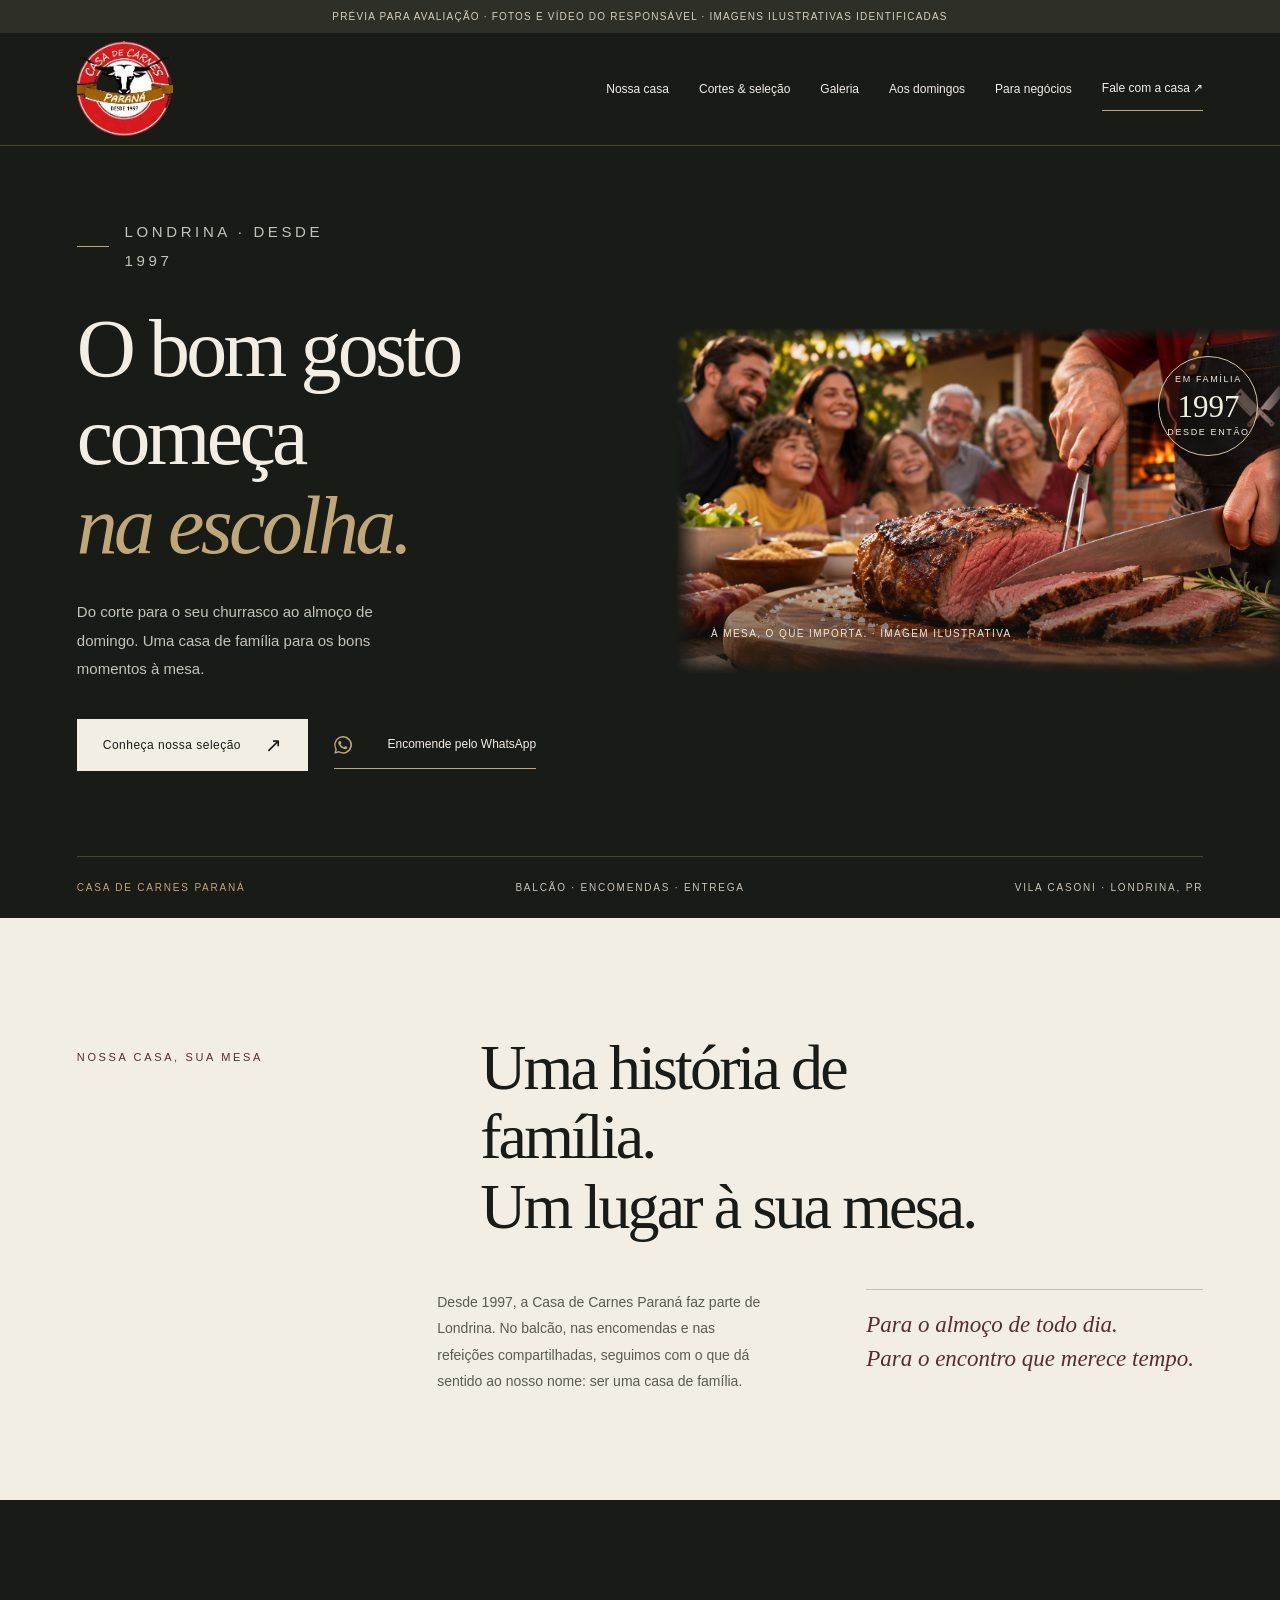
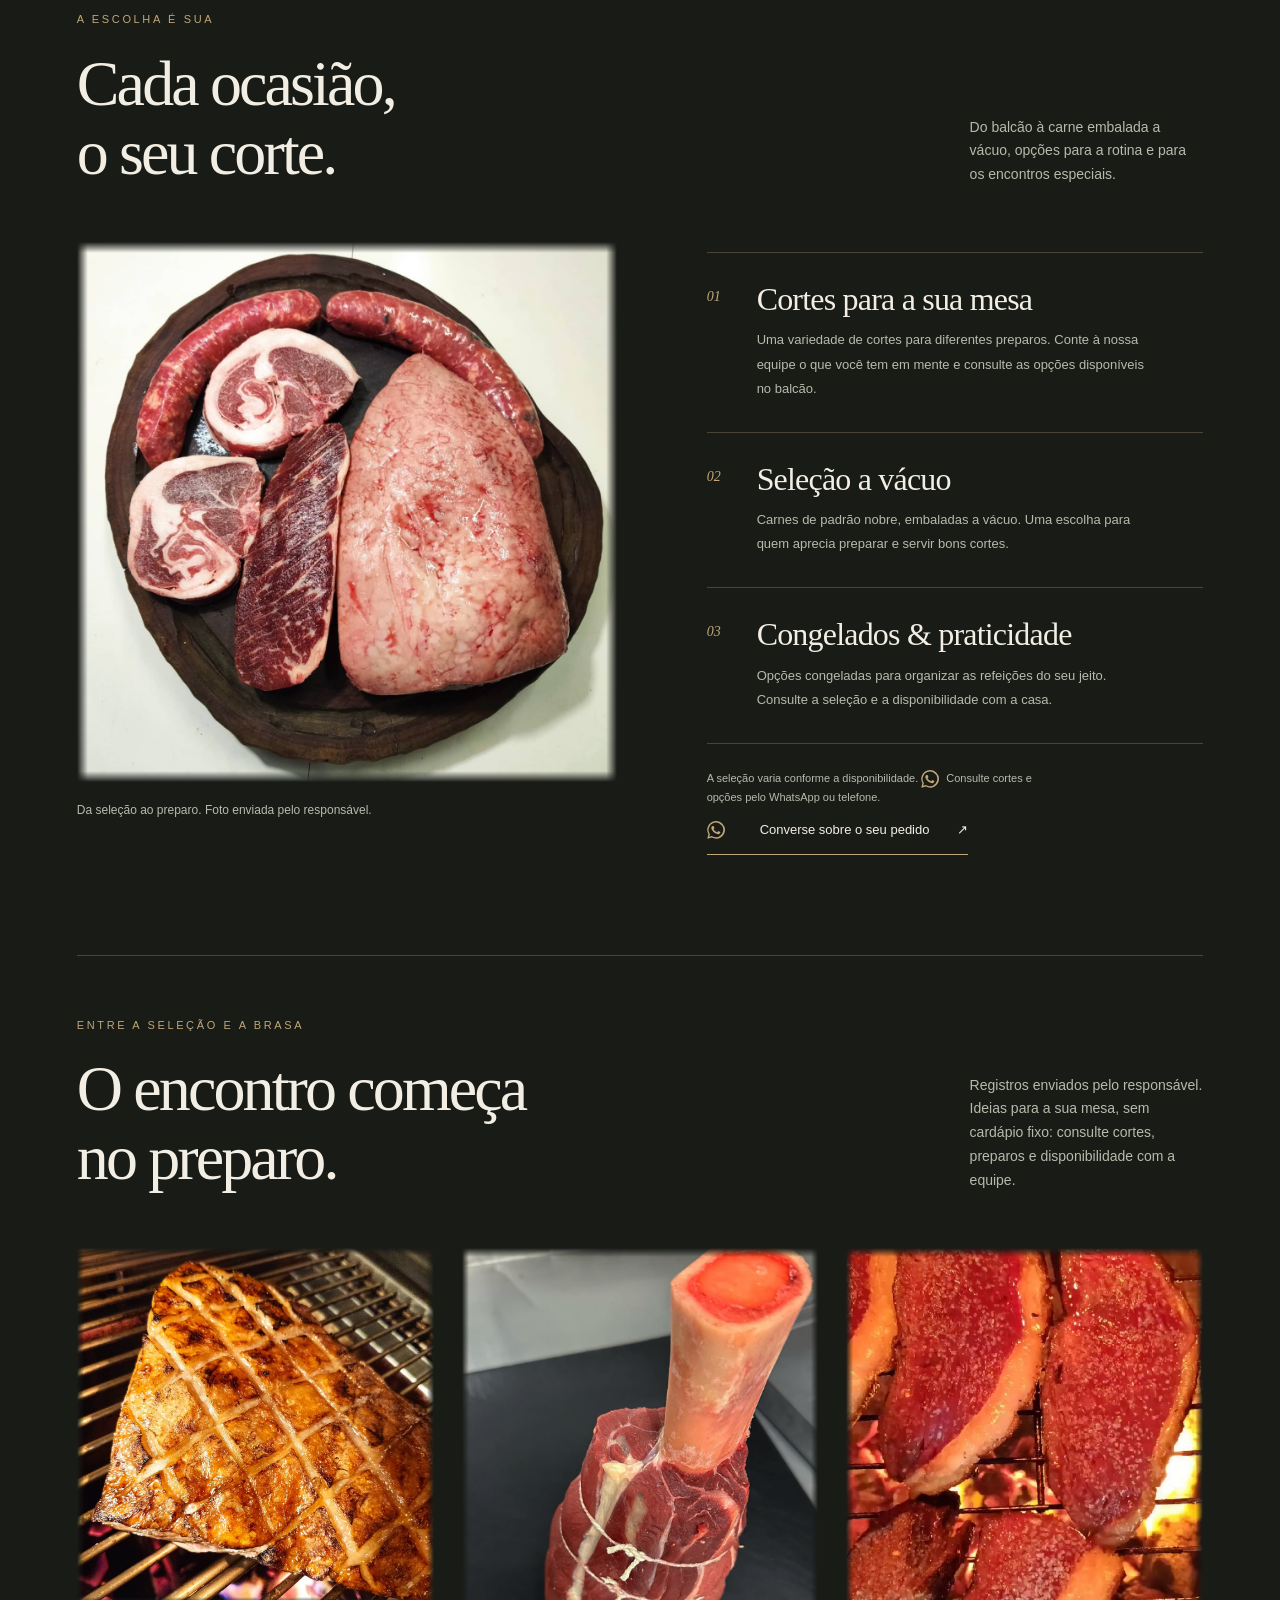
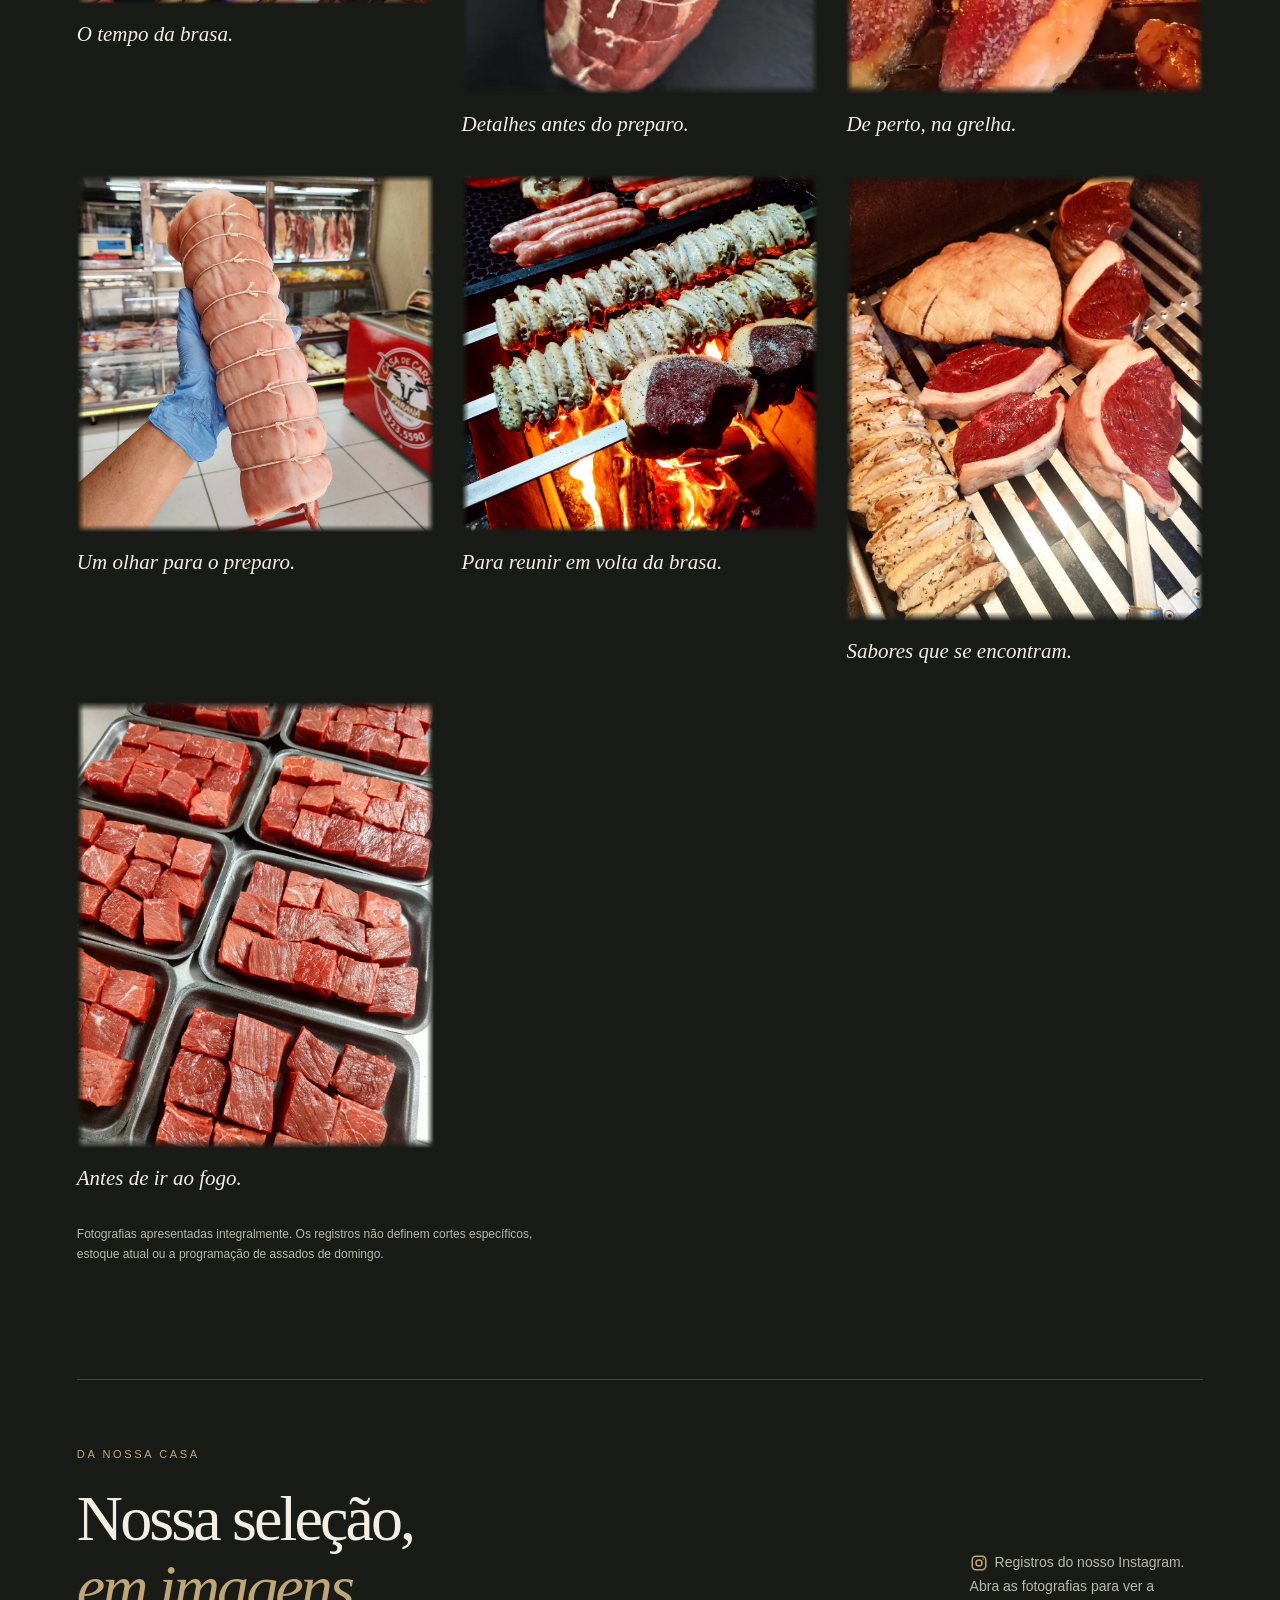
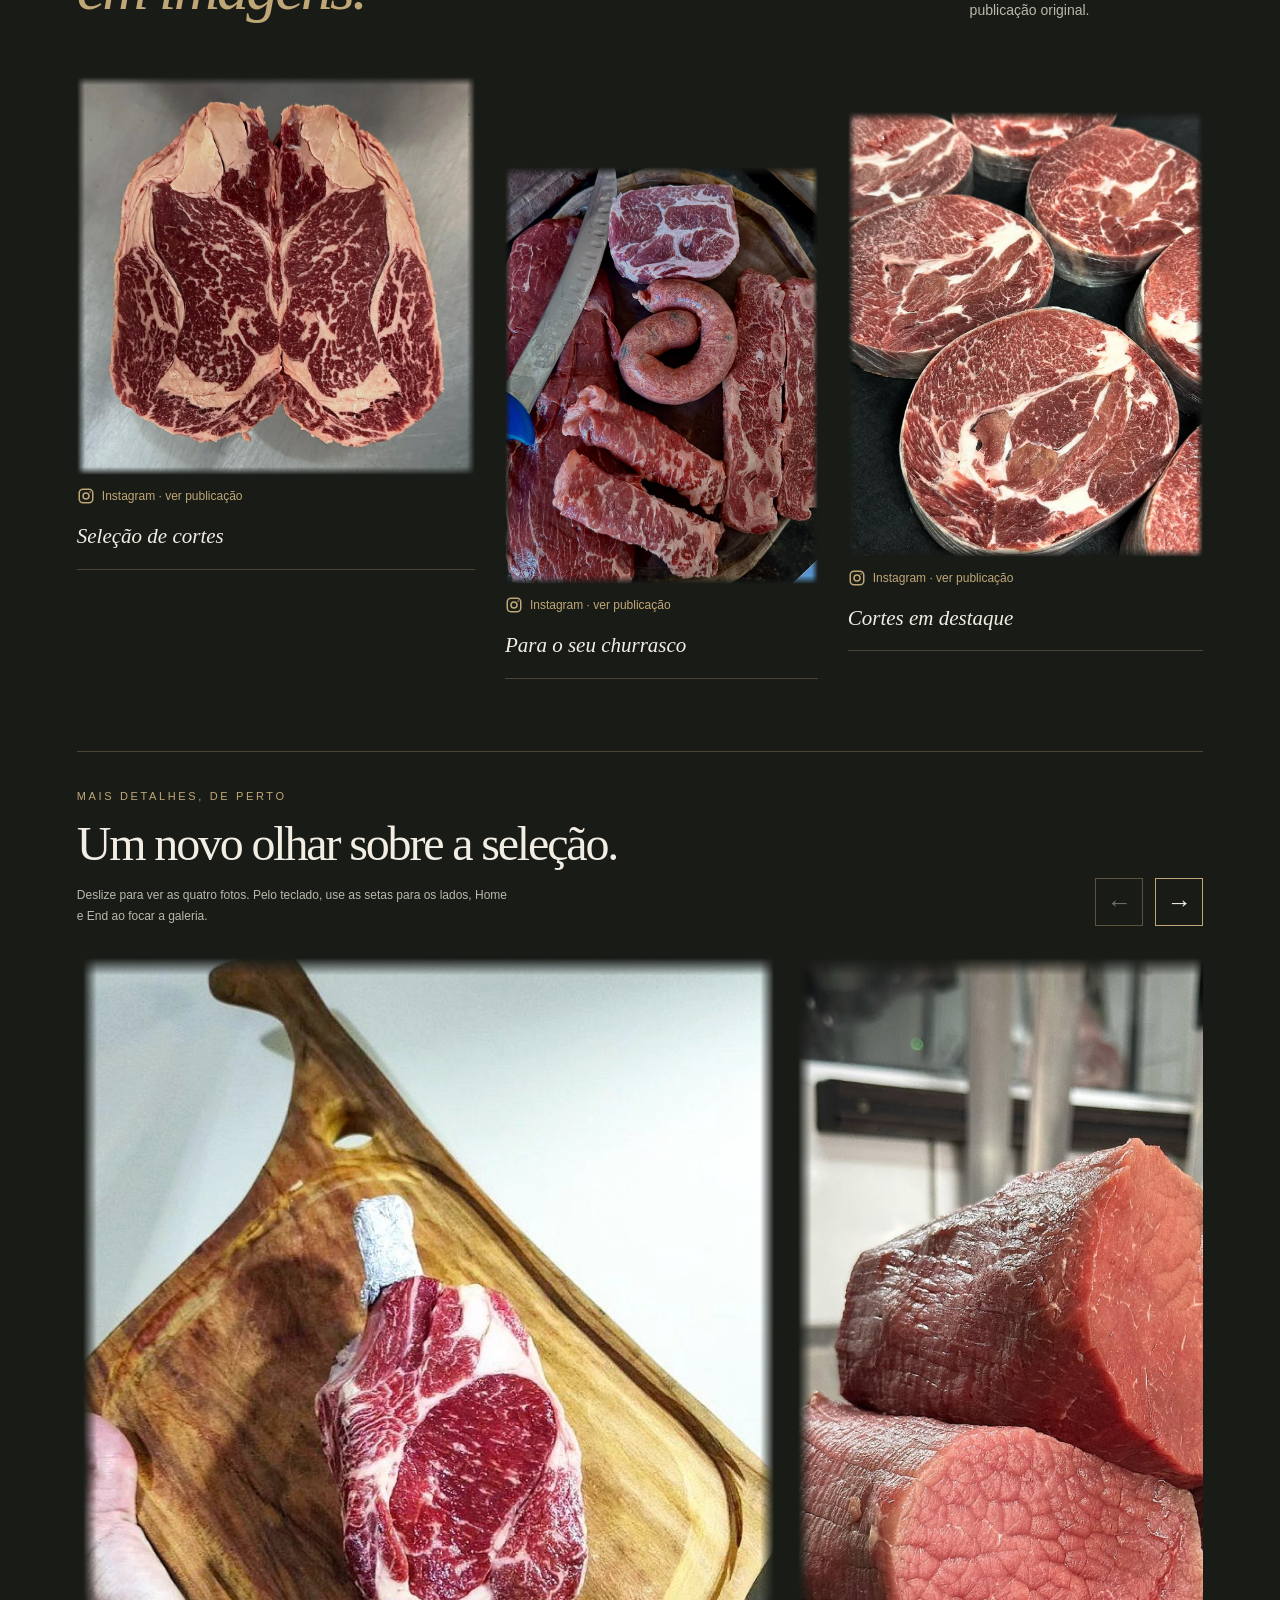
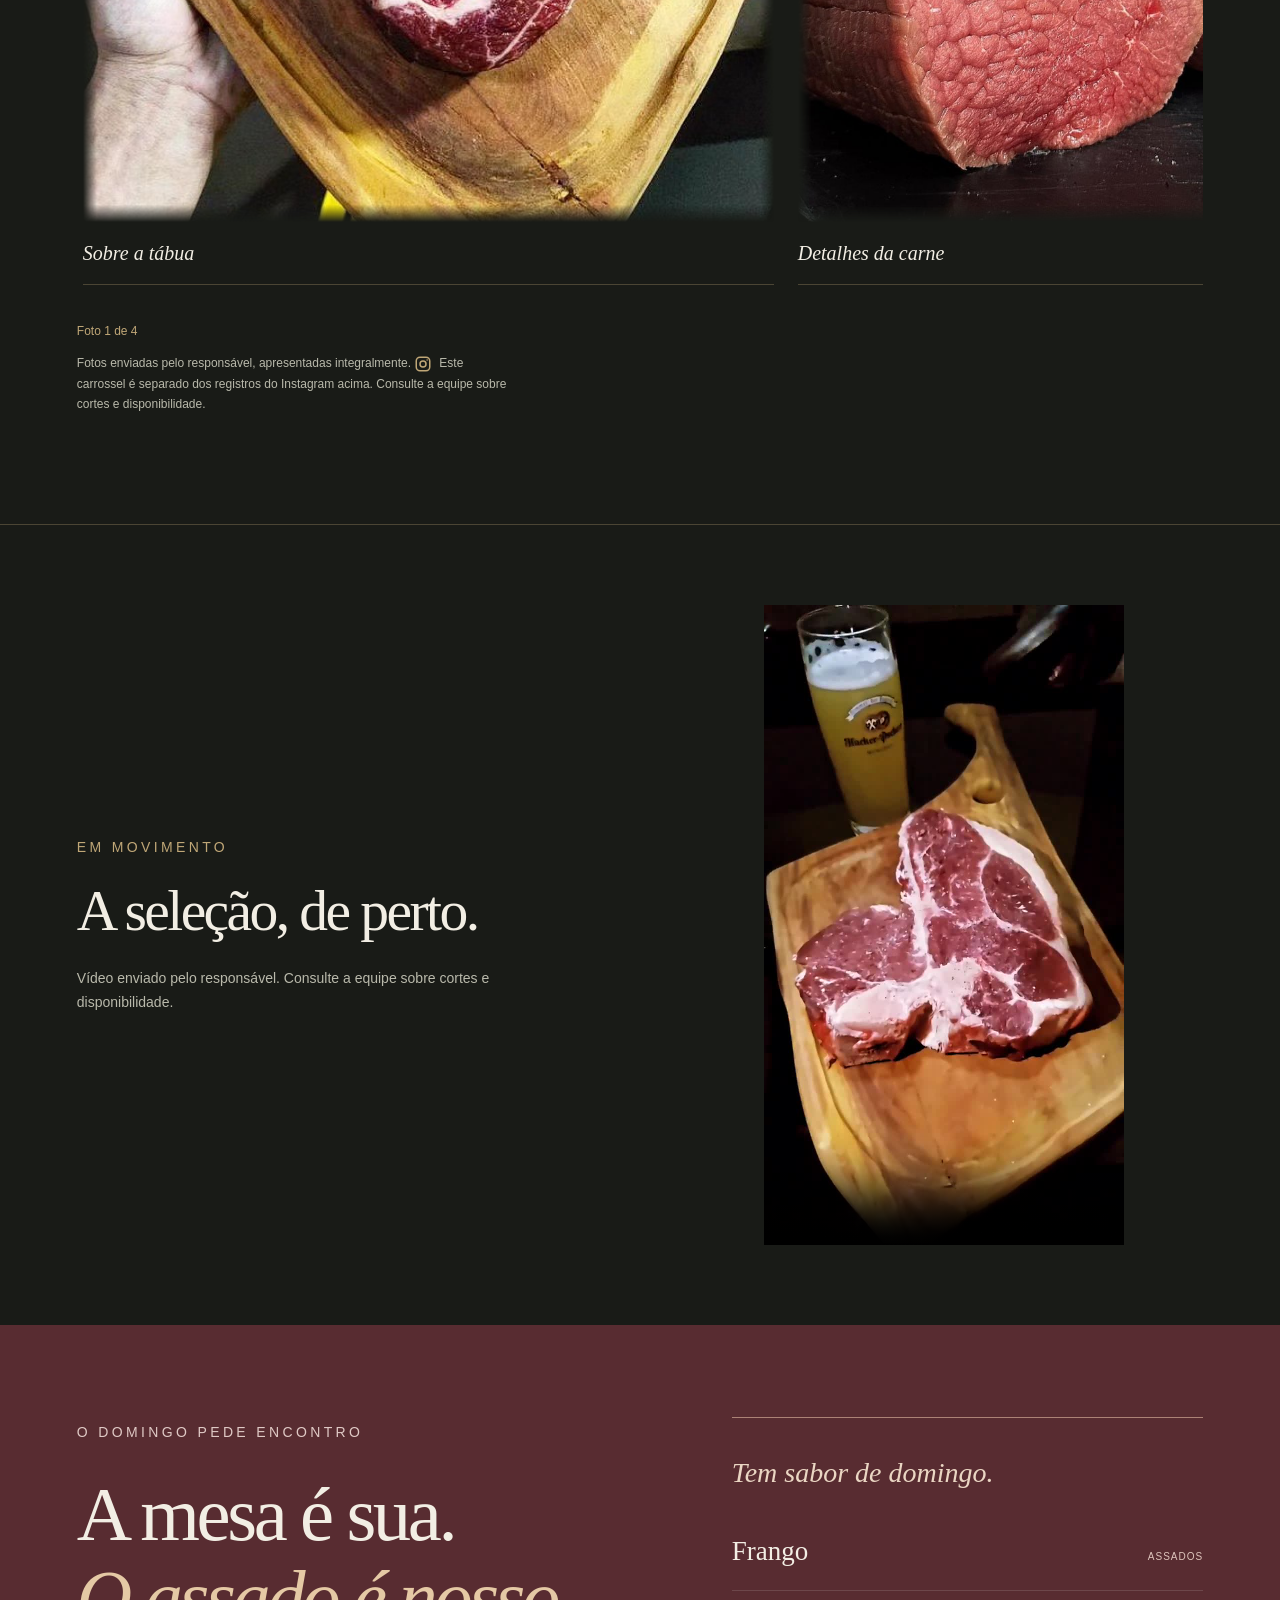
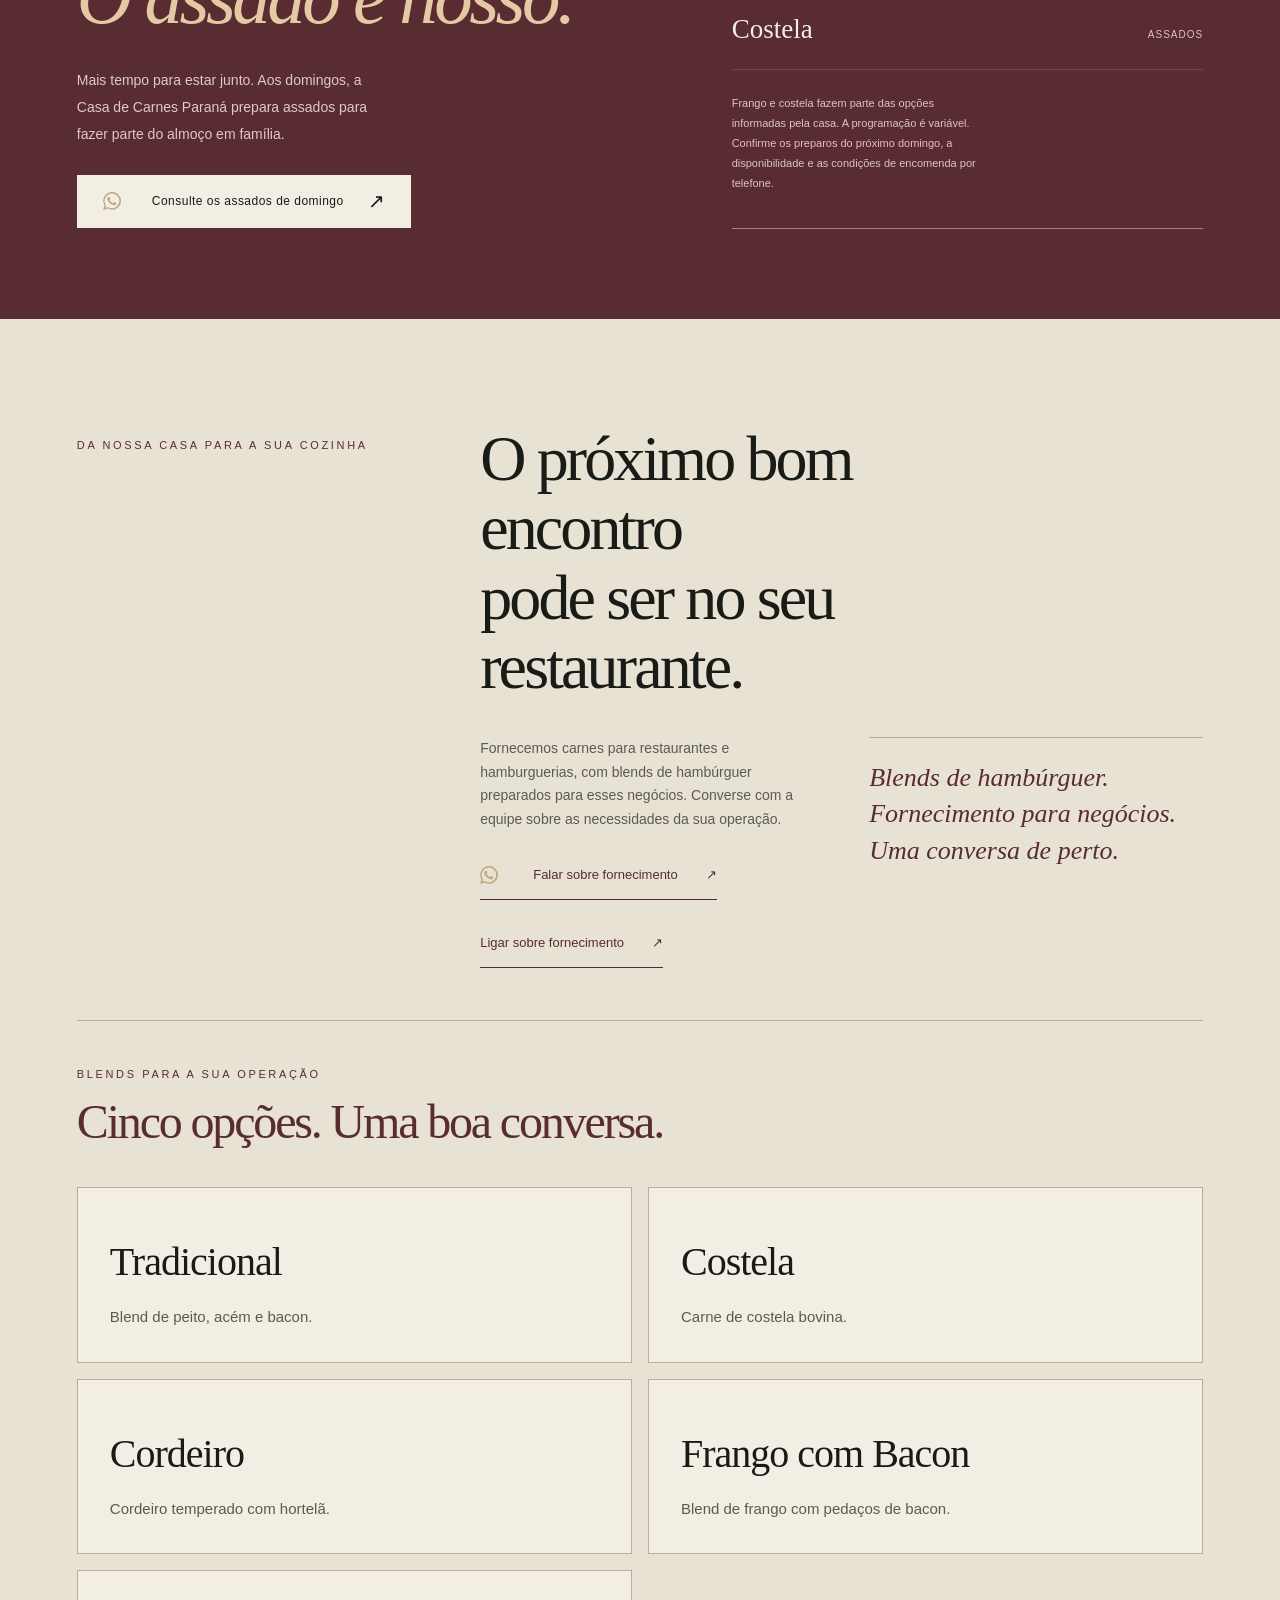
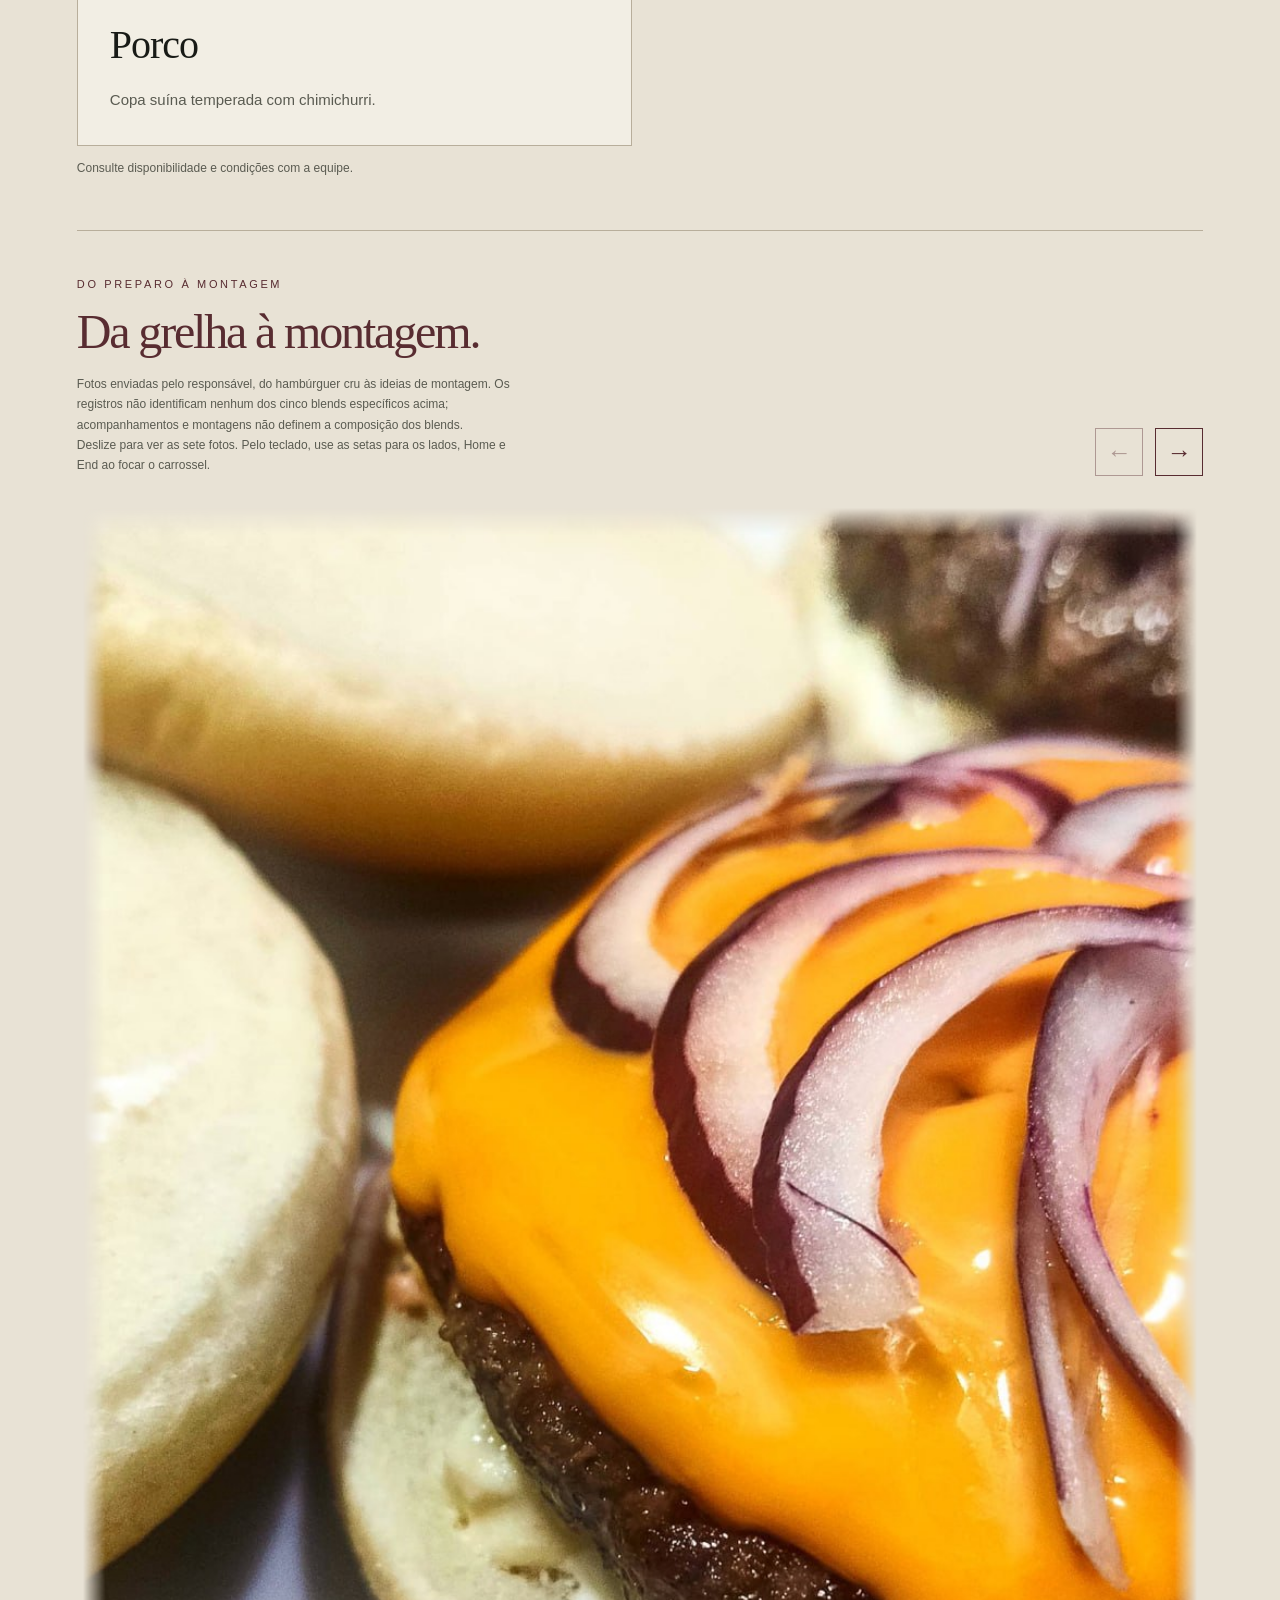
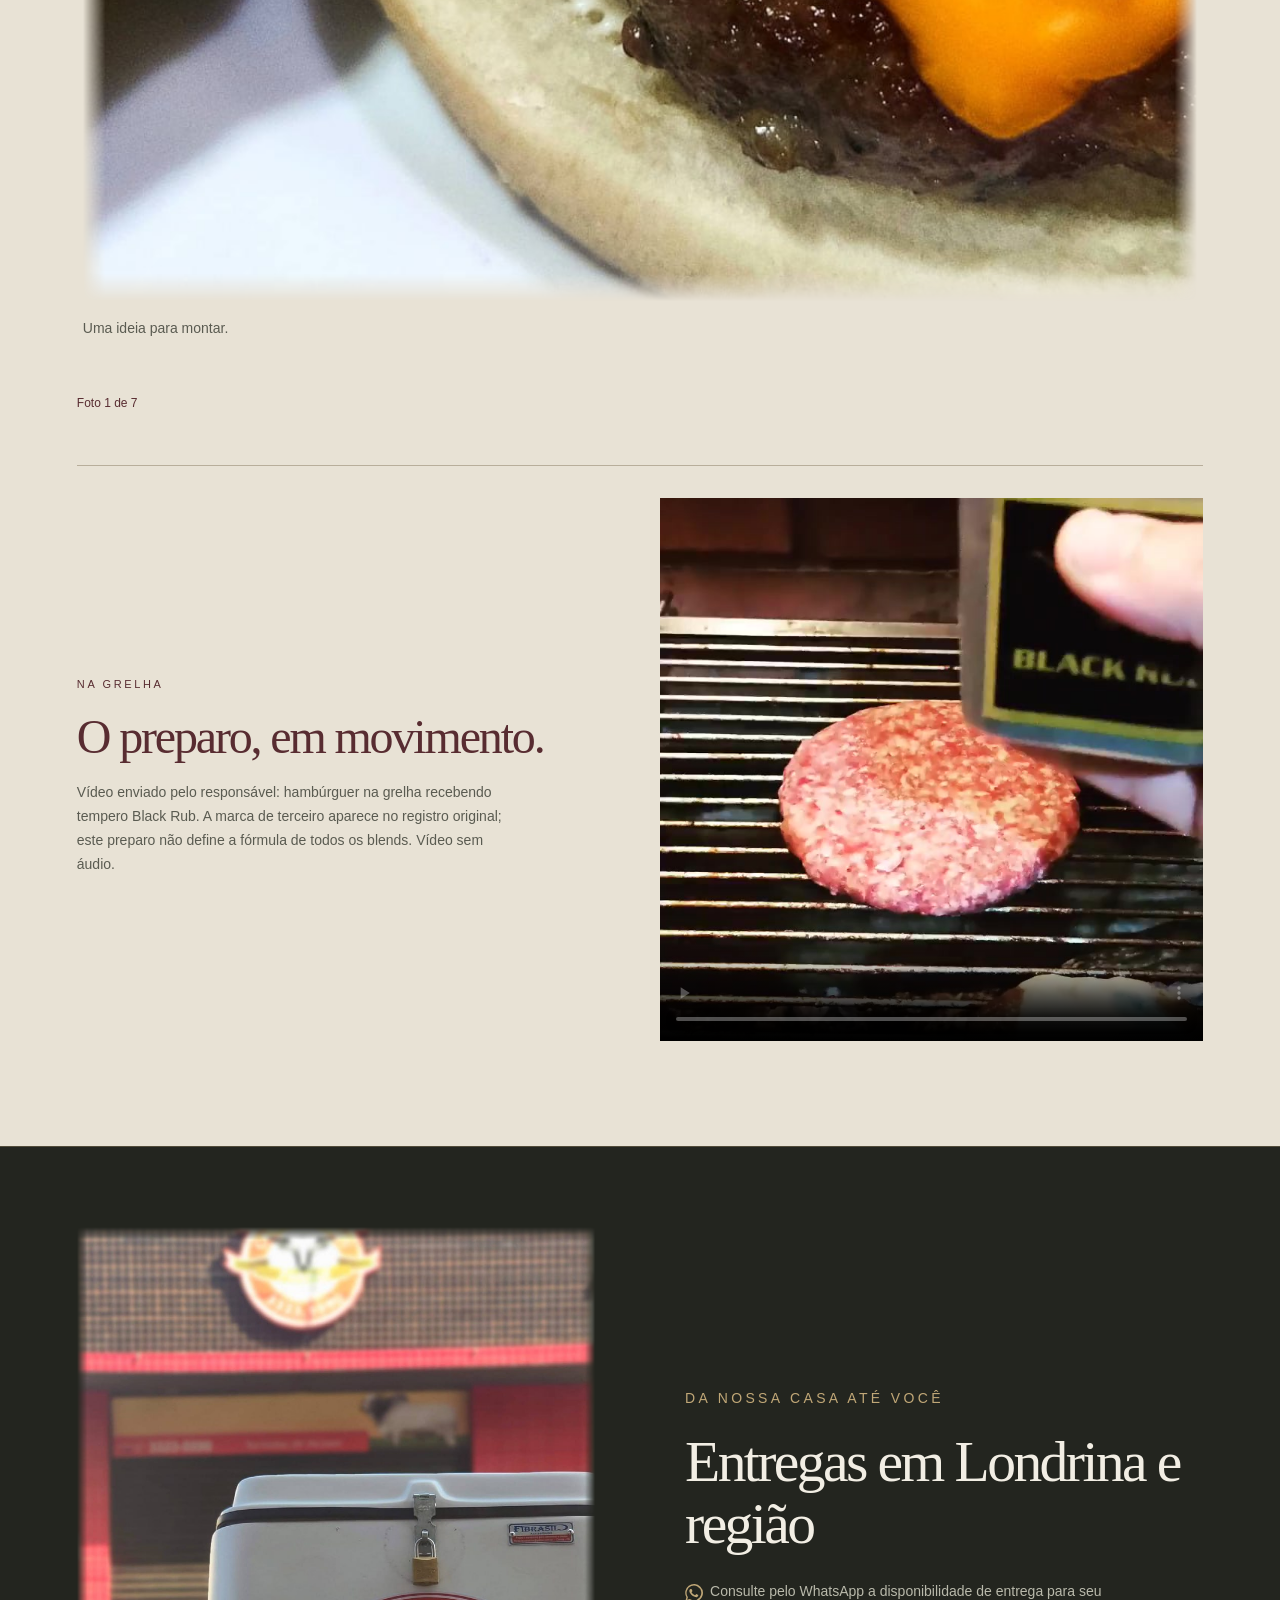
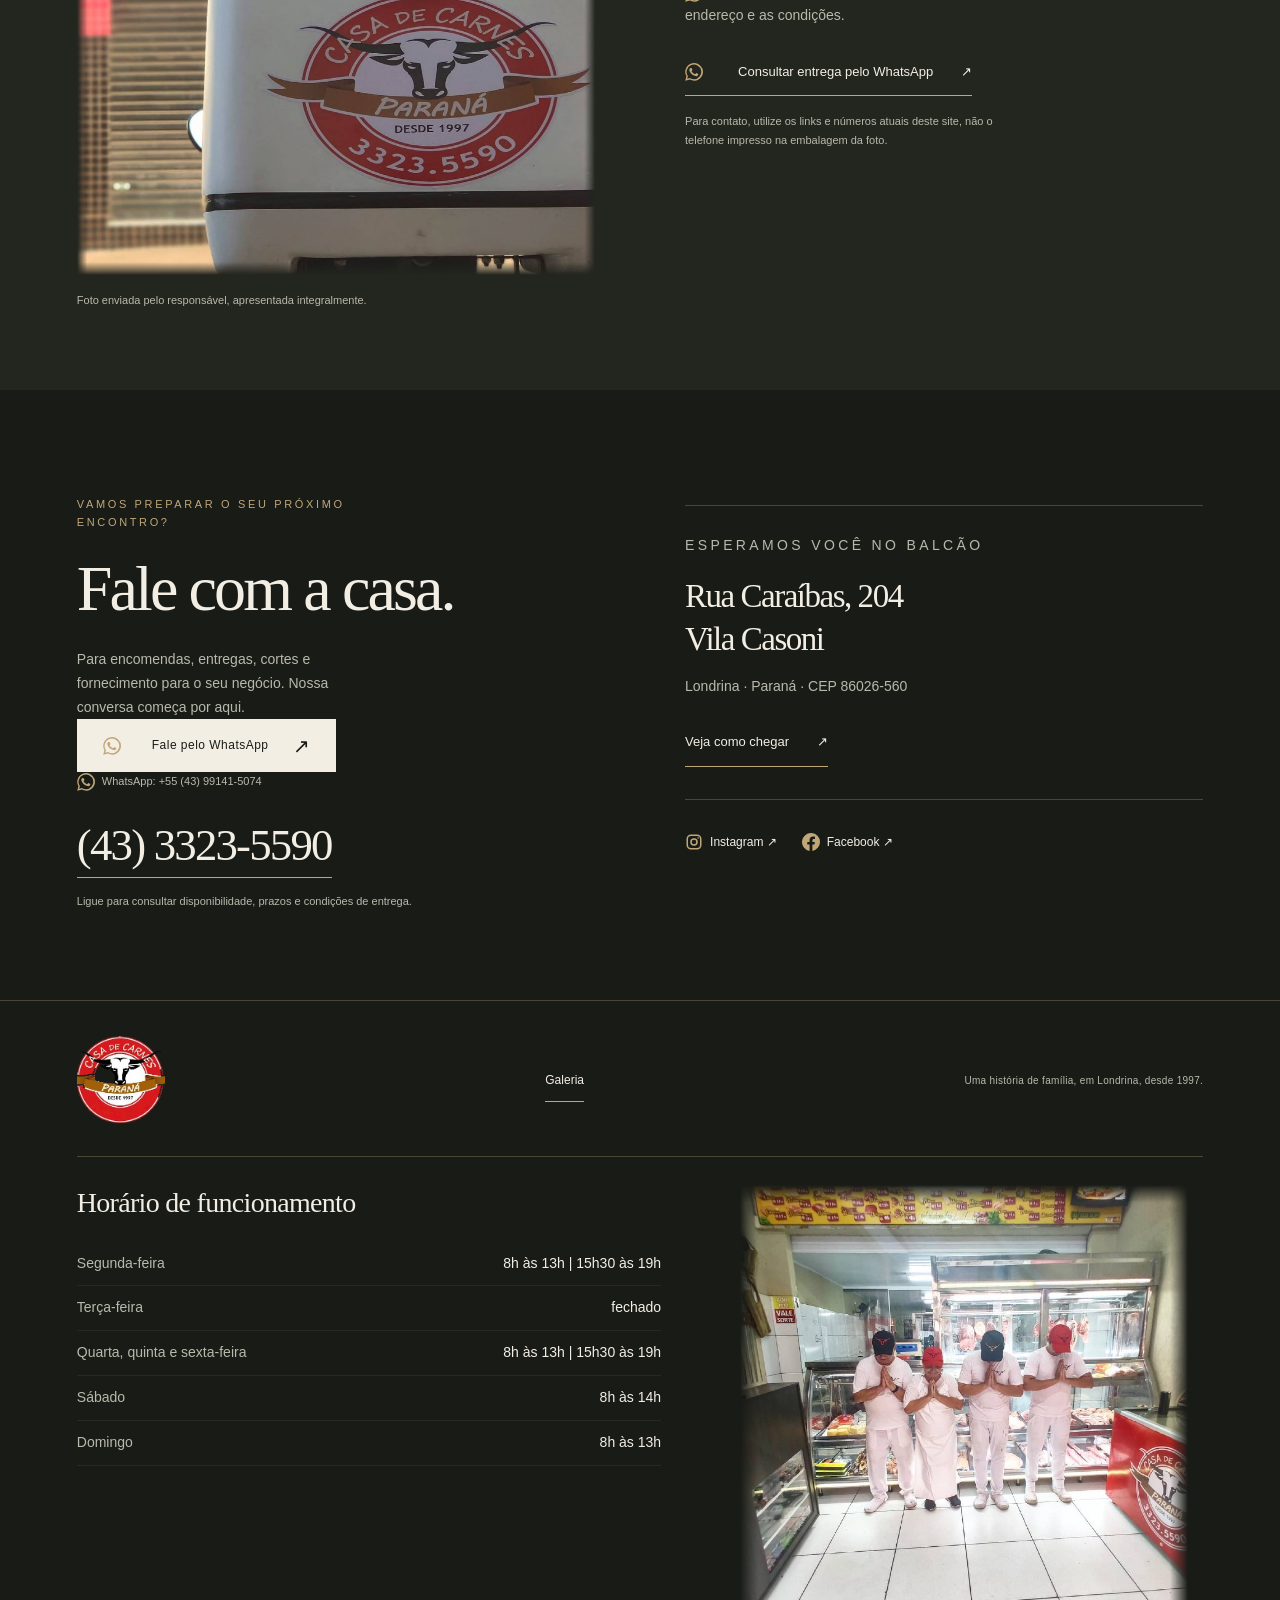
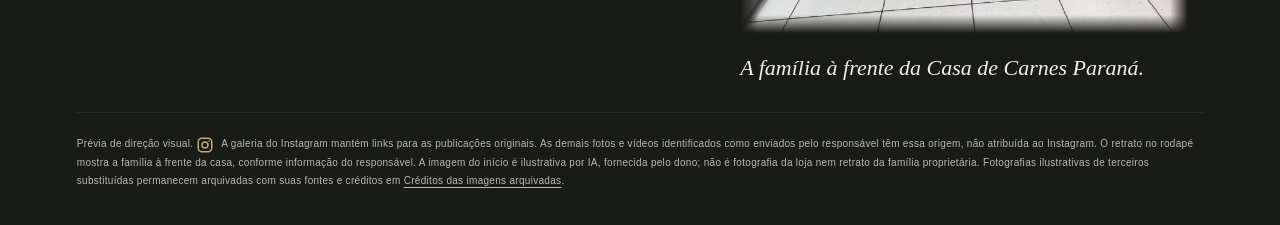
<file: src/index.html>
<!doctype html>
<html lang="pt-BR">
<head>
<meta charset="utf-8">
<meta name="viewport" content="width=device-width, initial-scale=1">
<meta name="description" content="Casa de Carnes Paraná, em Londrina. Uma história de família desde 1997. Cortes, carnes a vácuo, blends para negócios e assados aos domingos.">
<meta name="robots" content="noindex, nofollow">
<meta name="theme-color" content="#191b17">
<title>Casa de Carnes Paraná | Tradição à mesa, desde 1997</title>
<style>
:root{--coal:#191b17;--coal-soft:#23251f;--cream:#f2eee4;--paper:#e8e2d5;--wine:#582c31;--gold:#c0a777;--muted:#b9b9ab;--line:rgba(192,167,119,.3);--serif:Georgia,'Palatino Linotype',serif;--sans:'Trebuchet MS',Verdana,sans-serif}
*{box-sizing:border-box}html{scroll-behavior:smooth;scroll-padding-top:100px}body{margin:0;background:var(--coal);color:var(--cream);font:16px/1.7 var(--sans);-webkit-font-smoothing:antialiased}a{color:inherit;text-decoration:none}button{font:inherit}img{display:block;max-width:100%;width:100%;height:100%;object-fit:cover}::selection{background:var(--wine);color:var(--cream)}:focus-visible{outline:2px solid var(--gold);outline-offset:6px}.skip{position:fixed;top:-90px;left:20px;z-index:20;background:var(--cream);color:var(--coal);padding:12px}.skip:focus{top:12px}.wrap{width:min(1320px,88%);margin:auto}.eyebrow{font-size:11px;letter-spacing:.24em;text-transform:uppercase;color:var(--gold);font-weight:normal}.button{display:inline-flex;gap:24px;align-items:center;justify-content:center;min-height:52px;padding:15px 25px;background:var(--cream);color:var(--coal);font-size:12px;letter-spacing:.04em;border:1px solid var(--cream);transition:background .2s,color .2s}.button:hover{background:var(--gold);border-color:var(--gold)}.button span{font-size:20px;line-height:1}.text-link{display:inline-flex;align-items:center;gap:28px;min-height:48px;border-bottom:1px solid var(--gold);font-size:13px}.text-link:hover{color:var(--gold)}h1,h2,h3,p,figure{margin:0}h1,h2,h3{font-family:var(--serif);font-weight:400;line-height:1.08;letter-spacing:-.045em}h2{font-size:clamp(42px,5vw,74px)}p{max-width:55ch}em{font-weight:400;color:var(--gold)}
.preview-ribbon{padding:8px 5%;text-align:center;background:#2e3028;color:#d5cfbf;font-size:10px;letter-spacing:.12em}.header{position:relative;z-index:5;background:var(--coal);border-bottom:1px solid var(--line)}.header-inner{display:flex;align-items:center;justify-content:space-between;min-height:112px;gap:28px}.brand{display:flex;align-items:center;gap:17px;flex-shrink:0}.brand-logo{width:96px;height:96px;object-fit:contain;flex-shrink:0}.nav{display:flex;align-items:center;gap:30px}.nav a{font-size:12px;min-height:44px;display:flex;align-items:center}.nav a:hover{color:var(--gold)}.nav .nav-contact{border-bottom:1px solid var(--gold)}.menu-toggle{display:none;background:none;border:1px solid var(--line);color:var(--cream);padding:10px 16px;min-height:46px;font-size:12px}
.hero{position:relative;overflow:hidden}.hero-main{display:grid;grid-template-columns:1.03fr 1fr;min-height:695px;align-items:center;gap:5%}.hero-copy{position:relative;z-index:1;padding:72px 0 85px}.hero .eyebrow{display:flex;align-items:center;gap:16px}.hero .eyebrow:before{content:'';width:32px;height:1px;background:var(--gold)}h1{font-size:clamp(58px,6.4vw,96px);margin:30px -70px 28px 0;text-wrap:balance}h1 em{display:block}.hero-copy>p{color:#c4c3b8;font-size:15px;max-width:36ch;line-height:1.9}.hero-actions{margin-top:35px;display:flex;gap:26px;align-items:center;flex-wrap:wrap}.hero-actions .text-link{font-size:12px}.hero-visual{position:relative;align-self:stretch;margin:32px -6.82vw 32px 0;min-height:560px;background:var(--coal-soft)}.hero-visual img{position:absolute;inset:0;filter:brightness(.78);object-position:center}.hero-visual:after{content:'';position:absolute;inset:0;background:linear-gradient(0deg,rgba(0,0,0,.7),transparent 45%)}.photo-label{position:absolute;z-index:1;bottom:32px;left:35px;color:#eee6d6;font-size:10px;letter-spacing:.14em;text-transform:uppercase}.hero-seal{position:absolute;right:32px;top:28px;z-index:1;width:100px;height:100px;display:flex;flex-direction:column;align-items:center;justify-content:center;border:1px solid #d5c6a9;border-radius:50%;color:#f4eddf;background:#191b1770;font-size:9px;text-transform:uppercase;letter-spacing:.18em}.hero-seal strong{font:31px/1.2 var(--serif);letter-spacing:0}.hero-bottom{border-top:1px solid var(--line);padding:22px 0;display:flex;justify-content:space-between;gap:24px;font-size:10px;text-transform:uppercase;letter-spacing:.18em;color:#cbc5b7}.hero-bottom span:first-child{color:var(--gold)}
.story{background:var(--cream);color:var(--coal);padding:115px 0 105px}.story-top{display:grid;grid-template-columns:.65fr 1.5fr;gap:8%;align-items:start}.story .eyebrow{color:var(--wine);padding-top:15px}.story h2{max-width:17ch}.story-bottom{display:grid;grid-template-columns:1fr 1fr;gap:12%;margin-top:48px;margin-left:32%}.story-bottom p{font-size:14px;color:#5a5b51;line-height:1.9}.story-note{border-top:1px solid #c8c0af;padding-top:18px;font:italic 23px/1.5 var(--serif);color:var(--wine)}
.selection{padding:110px 0 100px}.section-heading{display:flex;justify-content:space-between;gap:40px;align-items:end;margin-bottom:55px}.section-heading h2{margin-top:20px}.section-heading>p{max-width:30ch;color:var(--muted);font-size:14px}.selection-grid{display:grid;grid-template-columns:1fr .92fr;gap:8%;align-items:start}.cut-image{height:620px;position:relative;background:var(--coal-soft)}.cut-image img{filter:brightness(.84)}.cut-image figcaption{position:absolute;bottom:22px;left:25px;font-size:10px;letter-spacing:.12em;color:#fff4e5}.offer-list{padding-top:10px}.offer{display:grid;grid-template-columns:35px 1fr;gap:15px;padding:29px 0 31px;border-top:1px solid var(--line)}.offer:last-child{border-bottom:1px solid var(--line)}.offer>span{font:italic 14px var(--serif);color:var(--gold);padding-top:7px}.offer h3{font-size:32px;letter-spacing:-.025em;margin-bottom:12px}.offer p{font-size:13px;color:var(--muted);line-height:1.85}.availability{font-size:11px;color:var(--muted);margin-top:25px}
.sunday{background:var(--wine);position:relative;overflow:hidden}.sunday-inner{display:grid;grid-template-columns:1.15fr 1fr;gap:10%;padding-top:92px;padding-bottom:90px;align-items:center}.sunday h2{margin:23px 0 28px;font-size:clamp(52px,6vw,88px)}.sunday h2 em{color:#e5c9a5}.sunday-copy>p{color:#dfc9c5;font-size:14px;line-height:1.9;margin-bottom:28px;max-width:38ch}.sunday-plate{border-top:1px solid #ac8276;border-bottom:1px solid #ac8276;padding:35px 0}.sunday-plate>p{font:italic 28px/1.4 var(--serif);color:#ead6c3;margin-bottom:20px}.sunday-row{display:flex;justify-content:space-between;align-items:baseline;border-bottom:1px solid #ffffff20;padding:16px 0;font-family:var(--serif);font-size:27px}.sunday-row span:last-child{font:10px var(--sans);letter-spacing:.1em;color:#dec4bc}.sunday-plate small{display:block;font-size:11px;line-height:1.8;color:#dec4bc;margin-top:24px;max-width:40ch}
.business{background:var(--paper);color:var(--coal);padding:105px 0}.business-inner{display:grid;grid-template-columns:.65fr 1.5fr;gap:8%}.business .eyebrow{color:var(--wine);padding-top:12px}.business h2{max-width:18ch}.business-details{display:grid;grid-template-columns:1fr 1fr;gap:55px;margin-top:36px}.business-details p{font-size:14px;color:#5a5b51}.business .text-link{color:var(--wine);margin-top:20px;border-color:var(--wine)}.business-fact{font:italic 26px/1.4 var(--serif);border-top:1px solid #b8ae9b;padding-top:22px;color:var(--wine)}
.contact{padding:105px 0 90px}.contact-top{display:grid;grid-template-columns:1fr 1fr;gap:8%;align-items:start}.contact h2{margin:22px 0 25px}.contact-intro{font-size:14px;color:var(--muted);max-width:37ch}.contact-phone{display:inline-block;font:clamp(30px,3.5vw,49px)/1.4 var(--serif);letter-spacing:-.04em;color:var(--cream);border-bottom:1px solid var(--gold);margin:23px 0 14px}.contact-phone:hover{color:var(--gold)}.contact-help{font-size:11px;color:var(--muted)}.contact-address{padding:28px 0 32px;border-top:1px solid var(--line);border-bottom:1px solid var(--line);margin-top:10px}.contact-address h3{font-size:33px;line-height:1.3;margin:18px 0 14px}.contact-address p{font-size:14px;color:var(--muted)}.contact-address .text-link{margin-top:20px}.contact-social{display:flex;flex-wrap:wrap;gap:25px;margin-top:20px;font-size:12px}.contact-social a{padding:10px 0;min-height:44px}.contact-social a:hover{color:var(--gold)}.footer{border-top:1px solid var(--line);padding:35px 0}.footer-top{display:flex;align-items:center;justify-content:space-between;gap:30px}.footer .brand-logo{width:88px;height:88px}.footer p{font-size:10px;color:var(--muted);letter-spacing:.03em}.preview-note{margin-top:28px;padding-top:22px;border-top:1px solid #ffffff10;font-size:10px;color:#b7b4a6;line-height:1.8;max-width:100%}
.gallery{padding:25px 0 110px}.gallery .section-heading{border-top:1px solid var(--line);padding-top:65px}.gallery-grid{display:grid;grid-template-columns:1.12fr .88fr 1fr;gap:30px;align-items:start}.gallery figure:nth-child(2){margin-top:90px}.gallery figure:nth-child(3){margin-top:35px}.gallery a{display:block}.gallery img{height:auto;object-fit:contain}.gallery figcaption{padding-top:17px;border-bottom:1px solid var(--line);padding-bottom:17px;font:italic 21px/1.4 var(--serif);color:var(--cream)}.gallery a:hover{outline:1px solid var(--gold);outline-offset:6px}.footer-gallery{display:inline-flex;align-items:center;min-height:44px;font-size:12px;border-bottom:1px solid var(--gold)}
@media(max-width:760px){.gallery{padding:0 0 70px}.gallery .section-heading{padding-top:45px}.gallery-grid{grid-template-columns:1fr;gap:38px}.gallery figure:nth-child(2),.gallery figure:nth-child(3){margin-top:0}.gallery figcaption{font-size:22px}.footer-top{flex-wrap:wrap}}
@media(min-width:1600px){.hero-visual{margin-right:calc((1320px - 100vw)/2)}}
@media(max-width:1050px){.nav{gap:18px}.nav a{font-size:11px}.hero-main{min-height:630px;gap:3%}.hero-visual{min-height:550px}h1{font-size:72px;margin-right:-45px}.hero-actions{gap:15px}.hero-actions .text-link{font-size:11px}.story-top,.business-inner{grid-template-columns:.5fr 1.5fr;gap:6%}.cut-image{height:590px}.offer h3{font-size:29px}.selection-grid{gap:6%}}
@media(max-width:760px){html{scroll-padding-top:20px}.wrap{width:88%}.preview-ribbon{font-size:9px;letter-spacing:.08em;padding:7px 4%}.header-inner{min-height:88px;gap:10px}.brand{gap:10px}.brand-logo{width:76px;height:76px}.menu-toggle{display:block}.nav{display:none;position:absolute;left:0;right:0;top:100%;background:var(--coal);padding:18px 6% 25px;border-bottom:1px solid var(--gold);gap:0;flex-direction:column;align-items:stretch}.nav.open{display:flex}.nav a{font-size:14px;min-height:50px}.nav .nav-contact{align-self:start}.hero-main{display:flex;flex-direction:column;gap:0;min-height:0;align-items:stretch}.hero-copy{padding:48px 0 40px}.hero .eyebrow{font-size:9px;letter-spacing:.18em;gap:12px}.hero .eyebrow:before{width:20px}h1{font-size:clamp(54px,12vw,84px);margin:24px 0;line-height:1.04}.hero-copy>p{font-size:14px;max-width:34ch}.hero-actions{margin-top:27px;gap:20px}.button{padding:14px 20px}.hero-visual{height:420px;min-height:0;margin:0 -6.82vw 0 0;align-self:stretch}.photo-label{left:22px;bottom:22px;font-size:9px}.hero-seal{width:80px;height:80px;right:22px;top:22px;font-size:8px}.hero-seal strong{font-size:27px}.hero-bottom{flex-direction:column;gap:8px;padding:23px 0;font-size:9px}.story{padding:70px 0}.story-top,.business-inner{grid-template-columns:1fr;gap:25px}.story .eyebrow,.business .eyebrow{padding:0}.story h2{font-size:43px}.story-bottom{margin:30px 0 0;grid-template-columns:1fr;gap:26px}.story-note{max-width:26ch;font-size:22px}.selection{padding:70px 0}.section-heading{display:block;margin-bottom:35px}.section-heading h2{font-size:47px;margin:18px 0 20px}.section-heading>p{max-width:36ch}.selection-grid{grid-template-columns:1fr;gap:20px}.cut-image{height:440px}.offer{padding:25px 0}.offer h3{font-size:30px}.offer p{max-width:40ch}.availability{margin-top:20px}.sunday-inner{grid-template-columns:1fr;gap:42px;padding-top:65px;padding-bottom:65px}.sunday h2{font-size:60px;margin-top:22px}.sunday-plate{padding:27px 0}.sunday-plate>p{font-size:25px}.business{padding:65px 0}.business h2{font-size:44px}.business-details{grid-template-columns:1fr;gap:28px;margin-top:27px}.business-fact{max-width:24ch;font-size:25px}.contact{padding:65px 0}.contact-top{grid-template-columns:1fr;gap:45px}.contact h2{font-size:49px}.contact-phone{font-size:38px}.contact-address{margin:0}.footer-top{flex-direction:column;align-items:start;gap:20px}.footer .brand{margin-bottom:3px}.footer-top>p{max-width:30ch}.preview-note{font-size:10px}.eyebrow{font-size:10px}}
.footer-hours{margin-top:32px;padding-top:28px;border-top:1px solid var(--line);max-width:650px}.footer-hours h2{font-size:28px;line-height:1.3;letter-spacing:-.025em;color:var(--cream)}.footer-hours dl{margin:20px 0 0;font-size:14px;line-height:1.7}.footer-hours dl>div{display:grid;grid-template-columns:1fr auto;gap:8px 24px;padding:10px 0;border-bottom:1px solid #ffffff10}.footer-hours dt{color:var(--muted)}.footer-hours dd{margin:0;color:var(--cream);overflow-wrap:anywhere}
@media(max-width:540px){.footer-hours dl>div{grid-template-columns:1fr;gap:2px}.footer-hours h2{font-size:26px}}
@media(prefers-reduced-motion:reduce){html{scroll-behavior:auto}*{transition:none!important}}
</style>
<link rel="stylesheet" href="assets/carrossel.css">
<script src="assets/carrossel.js" defer></script>
<link rel="stylesheet" href="assets/midia.css">
<link rel="stylesheet" href="assets/blends.css">
<script src="assets/blends.js" defer></script>
<link rel="stylesheet" href="assets/responsavel.css">
<link rel="stylesheet" href="assets/familia-rodape.css">
<link rel="stylesheet" href="assets/fotos-integradas.css">
</head>
<body>
<a class="skip" href="#conteudo">Ir para o conteúdo</a>
<div class="preview-ribbon">PRÉVIA PARA AVALIAÇÃO · FOTOS E VÍDEO DO RESPONSÁVEL · IMAGENS ILUSTRATIVAS IDENTIFICADAS</div>
<header class="header">
 <div class="wrap header-inner">
  <a href="#inicio" class="brand" aria-label="Casa de Carnes Paraná, início">
   <img class="brand-logo" src="assets/logo-parana.png" alt="Casa de Carnes Paraná" width="225" height="225">
  </a>
  <button class="menu-toggle" type="button" aria-expanded="false" aria-controls="navegacao">Menu <span aria-hidden="true">＋</span></button>
  <nav id="navegacao" class="nav" aria-label="Navegação principal">
   <a href="#historia">Nossa casa</a><a href="#selecao">Cortes & seleção</a><a href="#galeria">Galeria</a><a href="#domingo">Aos domingos</a><a href="#negocios">Para negócios</a><a class="nav-contact" href="#encomendas">Fale com a casa ↗</a>
  </nav>
 </div>
</header>
<main id="conteudo">
 <section class="hero" id="inicio" aria-labelledby="titulo">
  <div class="wrap hero-main">
   <div class="hero-copy">
    <p class="eyebrow">Londrina · Desde 1997</p>
    <h1 id="titulo">O bom gosto<br>começa <em>na escolha.</em></h1>
    <p>Do corte para o seu churrasco ao almoço de domingo. Uma casa de família para os bons momentos à mesa.</p>
    <div class="hero-actions"><a class="button" href="#selecao">Conheça nossa seleção <span aria-hidden="true">↗</span></a><a class="text-link" href="https://wa.me/5543991415074" aria-label="Faça sua encomenda pelo WhatsApp"><img class="social-icon" src="assets/social/whatsapp.svg" width="18" height="18" alt="" aria-hidden="true">Encomende pelo WhatsApp</a></div>
   </div>
   <figure class="hero-visual">
    <img src="assets/mesa.jpg" alt="Carne assada fatiada em primeiro plano, família reunida e churrasqueira ao fundo — imagem ilustrativa por IA" width="1672" height="941" fetchpriority="high">
    <div class="hero-seal" aria-label="Uma história de família desde 1997"><span>Em família</span><strong>1997</strong><span>Desde então</span></div>
    <figcaption class="photo-label">À mesa, o que importa. · Imagem ilustrativa</figcaption>
   </figure>
  </div>
  <div class="wrap hero-bottom"><span>Casa de Carnes Paraná</span><span>Balcão · Encomendas · Entrega</span><span>Vila Casoni · Londrina, PR</span></div>
 </section>
 <section class="story" id="historia" aria-labelledby="historia-titulo">
  <div class="wrap">
   <div class="story-top"><p class="eyebrow">Nossa casa, sua mesa</p><h2 id="historia-titulo">Uma história de família.<br>Um lugar à sua mesa.</h2></div>
   <div class="story-bottom"><p>Desde 1997, a Casa de Carnes Paraná faz parte de Londrina. No balcão, nas encomendas e nas refeições compartilhadas, seguimos com o que dá sentido ao nosso nome: ser uma casa de família.</p><div class="story-note">Para o almoço de todo dia.<br>Para o encontro que merece tempo.</div></div>
  </div>
 </section>
 <section class="selection" id="selecao" aria-labelledby="selecao-titulo">
  <div class="wrap">
   <div class="section-heading"><div><p class="eyebrow">A escolha é sua</p><h2 id="selecao-titulo">Cada ocasião,<br>o seu corte.</h2></div><p>Do balcão à carne embalada a vácuo, opções para a rotina e para os encontros especiais.</p></div>
   <div class="selection-grid">
    <figure class="cut-image owner-selection"><img src="assets/responsavel/img_f211214cf9bd.jpg" alt="Carnes cruas e linguiças sobre uma tábua" width="1280" height="1280" loading="lazy" decoding="async"><figcaption>Da seleção ao preparo. Foto enviada pelo responsável.</figcaption></figure>
    <div><div class="offer-list">
     <article class="offer"><span>01</span><div><h3>Cortes para a sua mesa</h3><p>Uma variedade de cortes para diferentes preparos. Conte à nossa equipe o que você tem em mente e consulte as opções disponíveis no balcão.</p></div></article>
     <article class="offer"><span>02</span><div><h3>Seleção a vácuo</h3><p>Carnes de padrão nobre, embaladas a vácuo. Uma escolha para quem aprecia preparar e servir bons cortes.</p></div></article>
     <article class="offer"><span>03</span><div><h3>Congelados & praticidade</h3><p>Opções congeladas para organizar as refeições do seu jeito. Consulte a seleção e a disponibilidade com a casa.</p></div></article>
    </div><p class="availability">A seleção varia conforme a disponibilidade. <img class="social-icon" src="assets/social/whatsapp.svg" width="18" height="18" alt="" aria-hidden="true">Consulte cortes e opções pelo WhatsApp ou telefone.</p><a class="text-link" href="https://wa.me/5543991415074" aria-label="Converse sobre o seu pedido pelo WhatsApp"><img class="social-icon" src="assets/social/whatsapp.svg" width="18" height="18" alt="" aria-hidden="true">Converse sobre o seu pedido <span aria-hidden="true">↗</span></a></div>
   </div>
  </div>
 </section>
 <section class="owner-grill" id="churrasco" aria-labelledby="churrasco-titulo">
  <div class="wrap">
   <div class="section-heading"><div><p class="eyebrow">Entre a seleção e a brasa</p><h2 id="churrasco-titulo">O encontro começa<br>no preparo.</h2></div><p>Registros enviados pelo responsável. Ideias para a sua mesa, sem cardápio fixo: consulte cortes, preparos e disponibilidade com a equipe.</p></div>
   <div class="owner-grid">
    <figure><img src="assets/responsavel/img_35293e462774.jpg" alt="Peça de carne assada sobre a grelha" width="1280" height="1280" loading="lazy" decoding="async"><figcaption>O tempo da brasa.</figcaption></figure>
    <figure><img src="assets/responsavel/img_5a7c0a6aa70f.jpg" alt="Peça bovina com osso comprido, amarrada com barbante" width="1024" height="1280" loading="lazy" decoding="async"><figcaption>Detalhes antes do preparo.</figcaption></figure>
    <figure><img src="assets/responsavel/img_73ccfcb48375.jpg" alt="Bifes sobre a grelha" width="640" height="800" loading="lazy" decoding="async"><figcaption>De perto, na grelha.</figcaption></figure>
    <figure><img src="assets/responsavel/img_df4d098e8be8.jpg" alt="Peça de carne enrolada e amarrada, segurada por uma mão com luva" width="1280" height="1280" loading="lazy" decoding="async"><figcaption>Um olhar para o preparo.</figcaption></figure>
    <figure><img src="assets/responsavel/img_a9e46971708c.jpg" alt="Espetos e linguiça sobre a grelha" width="1280" height="1280" loading="lazy" decoding="async"><figcaption>Para reunir em volta da brasa.</figcaption></figure>
    <figure><img src="assets/responsavel/img_545cc141a365.jpg" alt="Carnes e acompanhamentos sobre a grelha" width="1024" height="1280" loading="lazy" decoding="async"><figcaption>Sabores que se encontram.</figcaption></figure>
    <figure><img src="assets/responsavel/img_a8f1a8e2409e.jpg" alt="Bandejas com cubos de carne" width="1024" height="1280" loading="lazy" decoding="async"><figcaption>Antes de ir ao fogo.</figcaption></figure>
   </div>
   <p class="media-note">Fotografias apresentadas integralmente. Os registros não definem cortes específicos, estoque atual ou a programação de assados de domingo.</p>
  </div>
 </section>
 <section class="gallery" id="galeria" aria-labelledby="galeria-titulo">
  <div class="wrap">
   <div class="section-heading"><div><p class="eyebrow">Da nossa casa</p><h2 id="galeria-titulo">Nossa seleção,<br><em>em imagens.</em></h2></div><p><img class="social-icon" src="assets/social/instagram.svg" width="18" height="18" alt="" aria-hidden="true">Registros do nosso Instagram.<br>Abra as fotografias para ver a publicação original.</p></div>
   <div class="gallery-grid">
    <figure><a href="https://www.instagram.com/p/DX5UjyuCSGO/" target="_blank" rel="noopener noreferrer" aria-label="Seleção de cortes, ver publicação no Instagram (abre em nova aba)"><img src="assets/galeria/DX5UjyuCSGO.jpg" alt="Detalhe de corte cru com marmoreio" width="1080" height="1080" loading="lazy" decoding="async"><span class="social-source"><img class="social-icon" src="assets/social/instagram.svg" width="18" height="18" alt="" aria-hidden="true">Instagram · ver publicação</span></a><figcaption>Seleção de cortes</figcaption></figure>
    <figure><a href="https://www.instagram.com/p/DXZ62RgkRkX/" target="_blank" rel="noopener noreferrer" aria-label="Para o seu churrasco, ver publicação no Instagram (abre em nova aba)"><img src="assets/galeria/DXZ62RgkRkX.jpg" alt="Cortes e linguiça sobre uma tábua, ao lado de uma faca" width="1080" height="1440" loading="lazy" decoding="async"><span class="social-source"><img class="social-icon" src="assets/social/instagram.svg" width="18" height="18" alt="" aria-hidden="true">Instagram · ver publicação</span></a><figcaption>Para o seu churrasco</figcaption></figure>
    <figure><a href="https://www.instagram.com/p/DGVXRHqRmtN/" target="_blank" rel="noopener noreferrer" aria-label="Cortes em destaque, ver publicação no Instagram (abre em nova aba)"><img src="assets/galeria/DGVXRHqRmtN.jpg" alt="Bifes crus com marmoreio, dispostos lado a lado" width="1080" height="1350" loading="lazy" decoding="async"><span class="social-source"><img class="social-icon" src="assets/social/instagram.svg" width="18" height="18" alt="" aria-hidden="true">Instagram · ver publicação</span></a><figcaption>Cortes em destaque</figcaption></figure>
   </div>
   <div class="photo-carousel" role="region" aria-roledescription="carrossel" aria-labelledby="recebidas-titulo">
    <div class="carousel-heading">
     <div><p class="eyebrow">Mais detalhes, de perto</p><h3 id="recebidas-titulo">Um novo olhar sobre a seleção.</h3><p class="carousel-help" id="recebidas-ajuda">Deslize para ver as quatro fotos. Pelo teclado, use as setas para os lados, Home e End ao focar a galeria.</p></div>
     <div class="carousel-controls" hidden>
      <button class="carousel-arrow" type="button" data-carousel-prev aria-label="Ver foto anterior" aria-controls="fotos-recebidas"><span aria-hidden="true">←</span></button>
      <button class="carousel-arrow" type="button" data-carousel-next aria-label="Ver próxima foto" aria-controls="fotos-recebidas"><span aria-hidden="true">→</span></button>
     </div>
    </div>
    <div class="carousel-track" id="fotos-recebidas" tabindex="0" role="group" aria-label="Fotos enviadas pelo responsável" aria-describedby="recebidas-ajuda">
     <figure class="carousel-slide" role="group" aria-roledescription="foto" aria-label="1 de 4"><img src="assets/recebidas/foto-01.jpg" alt="Peça de carne bovina com osso sobre tábua de madeira" width="768" height="960" loading="lazy" decoding="async"><figcaption>Sobre a tábua</figcaption></figure>
     <figure class="carousel-slide" role="group" aria-roledescription="foto" aria-label="2 de 4"><img src="assets/recebidas/foto-02.jpg" alt="Porções espessas de carne bovina sobre superfície escura" width="1024" height="1280" loading="lazy" decoding="async"><figcaption>Detalhes da carne</figcaption></figure>
     <figure class="carousel-slide" role="group" aria-roledescription="foto" aria-label="3 de 4"><img src="assets/recebidas/foto-03.jpg" alt="Bifes com gordura entremeada sobre superfície escura" width="1280" height="1280" loading="lazy" decoding="async"><figcaption>Texturas em destaque</figcaption></figure>
     <figure class="carousel-slide" role="group" aria-roledescription="foto" aria-label="4 de 4"><img src="assets/recebidas/foto-04.jpg" alt="Vários bifes com gordura entremeada dispostos em fileiras" width="1024" height="1280" loading="lazy" decoding="async"><figcaption>Um olhar de perto</figcaption></figure>
    </div>
    <p class="carousel-status" role="status" aria-live="polite" aria-atomic="true" hidden></p>
    <p class="carousel-note">Fotos enviadas pelo responsável, apresentadas integralmente. <img class="social-icon" src="assets/social/instagram.svg" width="18" height="18" alt="" aria-hidden="true">Este carrossel é separado dos registros do Instagram acima. Consulte a equipe sobre cortes e disponibilidade.</p>
   </div>
  </div>
 </section>
 <section class="owner-video" id="video-selecao" aria-labelledby="video-titulo">
  <div class="wrap media-layout"><div><p class="eyebrow">Em movimento</p><h2 id="video-titulo">A seleção, de perto.</h2><p>Vídeo enviado pelo responsável. Consulte a equipe sobre cortes e disponibilidade.</p></div>
  <video controls playsinline preload="metadata" poster="assets/midia/video-poster.jpg" width="720" height="1280" aria-label="Vídeo da seleção de carnes"><source src="assets/midia/selecao.mp4" type="video/mp4">Seu navegador não suporta vídeo HTML5. <a href="assets/midia/selecao.mp4">Abrir vídeo da seleção</a>.</video></div>
 </section>
 <section class="sunday" id="domingo" aria-labelledby="domingo-titulo">
  <div class="wrap sunday-inner">
   <div class="sunday-copy"><p class="eyebrow">O domingo pede encontro</p><h2 id="domingo-titulo">A mesa é sua.<br><em>O assado é nosso.</em></h2><p>Mais tempo para estar junto. Aos domingos, a Casa de Carnes Paraná prepara assados para fazer parte do almoço em família.</p><a class="button" href="https://wa.me/5543991415074" aria-label="Consulte os assados de domingo pelo WhatsApp"><img class="social-icon" src="assets/social/whatsapp.svg" width="18" height="18" alt="" aria-hidden="true">Consulte os assados de domingo <span aria-hidden="true">↗</span></a></div>
   <div class="sunday-plate"><p>Tem sabor de domingo.</p><div class="sunday-row"><span>Frango</span><span>ASSADOS</span></div><div class="sunday-row"><span>Costela</span><span>ASSADOS</span></div><small>Frango e costela fazem parte das opções informadas pela casa. A programação é variável. Confirme os preparos do próximo domingo, a disponibilidade e as condições de encomenda por telefone.</small></div>
  </div>
 </section>
 <section class="business" id="negocios" aria-labelledby="negocios-titulo">
  <div class="wrap business-inner"><p class="eyebrow">Da nossa casa para a sua cozinha</p><div><h2 id="negocios-titulo">O próximo bom encontro<br>pode ser no seu restaurante.</h2><div class="business-details"><div><p>Fornecemos carnes para restaurantes e hamburguerias, com blends de hambúrguer preparados para esses negócios. Converse com a equipe sobre as necessidades da sua operação.</p><a class="text-link" href="https://wa.me/5543991415074" aria-label="Falar sobre fornecimento pelo WhatsApp"><img class="social-icon" src="assets/social/whatsapp.svg" width="18" height="18" alt="" aria-hidden="true">Falar sobre fornecimento <span aria-hidden="true">↗</span></a><br><a class="text-link" href="tel:+554333235590">Ligar sobre fornecimento <span aria-hidden="true">↗</span></a></div><div class="business-fact">Blends de hambúrguer.<br>Fornecimento para negócios.<br>Uma conversa de perto.</div></div></div></div>
  <div class="wrap">
   <div class="blends-catalog" role="region" aria-labelledby="blends-titulo">
    <div class="carousel-heading"><div><p class="eyebrow">Blends para a sua operação</p><h3 id="blends-titulo">Cinco opções. Uma boa conversa.</h3></div></div>
    <div class="blends-options" id="blends-opcoes">
     <article class="blend-card"><h4>Tradicional</h4><p>Blend de peito, acém e bacon.</p></article>
     <article class="blend-card"><h4>Costela</h4><p>Carne de costela bovina.</p></article>
     <article class="blend-card"><h4>Cordeiro</h4><p>Cordeiro temperado com hortelã.</p></article>
     <article class="blend-card"><h4>Frango com Bacon</h4><p>Blend de frango com pedaços de bacon.</p></article>
     <article class="blend-card"><h4>Porco</h4><p>Copa suína temperada com chimichurri.</p></article>
    </div>
    <p class="carousel-note" id="blends-consulta">Consulte disponibilidade e condições com a equipe.</p>
   </div>
   <div class="blends-carousel" role="region" aria-roledescription="carrossel" aria-labelledby="blends-fotos-titulo">
    <div class="carousel-heading"><div><p class="eyebrow">Do preparo à montagem</p><h3 id="blends-fotos-titulo">Da grelha à montagem.</h3><p class="carousel-note" id="blends-ilustracao">Fotos enviadas pelo responsável, do hambúrguer cru às ideias de montagem. Os registros não identificam nenhum dos cinco blends específicos acima; acompanhamentos e montagens não definem a composição dos blends.</p><p class="carousel-help" id="blends-ajuda">Deslize para ver as sete fotos. Pelo teclado, use as setas para os lados, Home e End ao focar o carrossel.</p></div><div class="carousel-controls" hidden><button class="carousel-arrow" type="button" data-carousel-prev aria-label="Ver foto anterior" aria-controls="blends-fotos"><span aria-hidden="true">←</span></button><button class="carousel-arrow" type="button" data-carousel-next aria-label="Ver próxima foto" aria-controls="blends-fotos"><span aria-hidden="true">→</span></button></div></div>
    <div class="carousel-track" id="blends-fotos" tabindex="0" role="group" aria-label="Fotos de hambúrgueres enviadas pelo responsável" aria-describedby="blends-ajuda blends-ilustracao">
     <figure class="carousel-slide blend-photo" role="group" aria-roledescription="slide" aria-label="1 de 7"><img src="assets/responsavel/img_0b7139bcbea6.jpg" alt="Hambúrguer montado com queijo e cebola" width="1024" height="1280" loading="lazy" decoding="async"><figcaption>Uma ideia para montar.</figcaption></figure>
     <figure class="carousel-slide blend-photo" role="group" aria-roledescription="slide" aria-label="2 de 7"><img src="assets/responsavel/img_f126ca1700b1.jpg" alt="Hambúrguer com queijo e cobertura crocante" width="1024" height="1280" loading="lazy" decoding="async"><figcaption>Texturas na montagem.</figcaption></figure>
     <figure class="carousel-slide blend-photo" role="group" aria-roledescription="slide" aria-label="3 de 7"><img src="assets/responsavel/img_ceb63cf882e4.jpg" alt="Hambúrgueres crus, antes do preparo" width="1176" height="1280" loading="lazy" decoding="async"><figcaption>Do início de cada preparo.</figcaption></figure>
     <figure class="carousel-slide blend-photo" role="group" aria-roledescription="slide" aria-label="4 de 7"><img src="assets/responsavel/img_837e720fa531.jpg" alt="Hambúrguer montado com queijo" width="1280" height="1280" loading="lazy" decoding="async"><figcaption>O encontro com o queijo.</figcaption></figure>
     <figure class="carousel-slide blend-photo" role="group" aria-roledescription="slide" aria-label="5 de 7"><img src="assets/responsavel/img_31122e44a017.jpg" alt="Hambúrguer montado com ovo" width="1024" height="1280" loading="lazy" decoding="async"><figcaption>Outra forma de servir.</figcaption></figure>
     <figure class="carousel-slide blend-photo" role="group" aria-roledescription="slide" aria-label="6 de 7"><img src="assets/responsavel/img_edad23fe2e0b.jpg" alt="Hambúrguer montado com ovo e bacon" width="1134" height="1280" loading="lazy" decoding="async"><figcaption>Camadas de uma montagem.</figcaption></figure>
     <figure class="carousel-slide blend-photo" role="group" aria-roledescription="slide" aria-label="7 de 7"><img src="assets/responsavel/img_5c1bb08b7e93.jpg" alt="Hambúrguer pronto em frente à grelha" width="1164" height="1280" loading="lazy" decoding="async"><figcaption>Da grelha para a montagem.</figcaption></figure>
    </div>
    <p class="carousel-status" role="status" aria-live="polite" aria-atomic="true" hidden>Foto 1 de 7</p>
   </div>
   <div class="blends-video" role="region" aria-labelledby="blends-video-titulo">
    <div><p class="eyebrow">Na grelha</p><h3 id="blends-video-titulo">O preparo, em movimento.</h3><p id="blends-video-nota">Vídeo enviado pelo responsável: hambúrguer na grelha recebendo tempero Black Rub. A marca de terceiro aparece no registro original; este preparo não define a fórmula de todos os blends. Vídeo sem áudio.</p></div>
    <video controls playsinline preload="metadata" poster="assets/responsavel/blends-poster-2s.jpg" width="720" height="720" aria-label="Hambúrguer na grelha sendo temperado" aria-describedby="blends-video-nota"><source src="assets/responsavel/blends-grelha.mp4" type="video/mp4">Seu navegador não suporta vídeo HTML5. <a href="assets/responsavel/blends-grelha.mp4">Abrir vídeo do preparo na grelha</a>.</video>
   </div>
  </div>
 </section>
 <section class="delivery" id="entregas" aria-labelledby="entregas-titulo">
  <div class="wrap media-layout"><figure><img src="assets/midia/entrega-londrina.jpg" alt="Caixa de entrega da Casa de Carnes Paraná em frente à fachada" width="1024" height="1280" loading="lazy" decoding="async"><figcaption>Foto enviada pelo responsável, apresentada integralmente.</figcaption></figure>
  <div><p class="eyebrow">Da nossa casa até você</p><h2 id="entregas-titulo">Entregas em Londrina e região</h2><p><img class="social-icon" src="assets/social/whatsapp.svg" width="18" height="18" alt="" aria-hidden="true">Consulte pelo WhatsApp a disponibilidade de entrega para seu endereço e as condições.</p><a class="text-link" href="https://wa.me/5543991415074" aria-label="Consultar entrega pelo WhatsApp"><img class="social-icon" src="assets/social/whatsapp.svg" width="18" height="18" alt="" aria-hidden="true">Consultar entrega pelo WhatsApp <span aria-hidden="true">↗</span></a><p class="media-note">Para contato, utilize os links e números atuais deste site, não o telefone impresso na embalagem da foto.</p></div></div>
 </section>
 <section class="contact" id="encomendas" aria-labelledby="contato-titulo">
  <div class="wrap contact-top">
   <div><p class="eyebrow">Vamos preparar o seu próximo encontro?</p><h2 id="contato-titulo">Fale com a casa.</h2><p class="contact-intro">Para encomendas, entregas, cortes e fornecimento para o seu negócio. Nossa conversa começa por aqui.</p><p><a class="button" href="https://wa.me/5543991415074" aria-label="Conversar com a Casa de Carnes Paraná pelo WhatsApp"><img class="social-icon" src="assets/social/whatsapp.svg" width="18" height="18" alt="" aria-hidden="true">Fale pelo WhatsApp <span aria-hidden="true">↗</span></a></p><p class="contact-help"><img class="social-icon" src="assets/social/whatsapp.svg" width="18" height="18" alt="" aria-hidden="true">WhatsApp: +55 (43) 99141-5074</p><a class="contact-phone" href="tel:+554333235590" aria-label="Ligar para 43 3323 5590">(43) 3323-5590</a><p class="contact-help">Ligue para consultar disponibilidade, prazos e condições de entrega.</p></div>
   <div><div class="contact-address"><p class="eyebrow">Esperamos você no balcão</p><h3>Rua Caraíbas, 204<br>Vila Casoni</h3><p>Londrina · Paraná · CEP 86026-560</p><a class="text-link" href="https://www.google.com/maps?cid=6392690182309215377" target="_blank" rel="noopener noreferrer">Veja como chegar <span aria-hidden="true">↗</span></a></div><div class="contact-social"><a href="https://www.instagram.com/casadecarnesparanalondrina/" target="_blank" rel="noopener noreferrer"><img class="social-icon" src="assets/social/instagram.svg" width="18" height="18" alt="" aria-hidden="true">Instagram ↗</a><a href="https://www.facebook.com/p/Casa-de-carnes-Paran%C3%A1-100048472915999/" target="_blank" rel="noopener noreferrer"><img class="social-icon" src="assets/social/facebook.svg" width="18" height="18" alt="" aria-hidden="true">Facebook ↗</a></div></div>
  </div>
 </section>
</main>
<footer class="footer"><div class="wrap"><div class="footer-top"><a class="brand" href="#inicio" aria-label="Voltar ao início"><img class="brand-logo" src="assets/logo-parana.png" alt="Casa de Carnes Paraná" width="225" height="225" loading="lazy"></a><a class="footer-gallery" href="#galeria">Galeria</a><p>Uma história de família, em Londrina, desde 1997.</p></div><div class="footer-family-layout"><section class="footer-hours" aria-labelledby="horarios-titulo">
<h2 id="horarios-titulo">Horário de funcionamento</h2>
<dl>
<div><dt>Segunda-feira</dt><dd>8h às 13h | 15h30 às 19h</dd></div>
<div><dt>Terça-feira</dt><dd>fechado</dd></div>
<div><dt>Quarta, quinta e sexta-feira</dt><dd>8h às 13h | 15h30 às 19h</dd></div>
<div><dt>Sábado</dt><dd>8h às 14h</dd></div>
<div><dt>Domingo</dt><dd>8h às 13h</dd></div>
</dl>
</section>
   <figure class="owner-family"><img src="assets/responsavel/img_c468c1dbeba4.jpg" alt="Três pessoas da família proprietária, uniformizadas na loja" width="800" height="800" loading="lazy" decoding="async"><figcaption>A família à frente da Casa de Carnes Paraná.</figcaption></figure>
</div>
<p class="preview-note">Prévia de direção visual. <img class="social-icon" src="assets/social/instagram.svg" width="18" height="18" alt="" aria-hidden="true">A galeria do Instagram mantém links para as publicações originais. As demais fotos e vídeos identificados como enviados pelo responsável têm essa origem, não atribuída ao Instagram. O retrato no rodapé mostra a família à frente da casa, conforme informação do responsável. A imagem do início é ilustrativa por IA, fornecida pelo dono; não é fotografia da loja nem retrato da família proprietária. Fotografias ilustrativas de terceiros substituídas permanecem arquivadas com suas fontes e créditos em <a href="assets/blends/creditos-arquivados.html">Créditos das imagens arquivadas</a>.</p></div></footer>
<script>
(function(){
 const button=document.querySelector('.menu-toggle');
 const nav=document.querySelector('#navegacao');
 function setMenu(open){
  button.setAttribute('aria-expanded',String(open));
  button.innerHTML=open?'Fechar <span aria-hidden="true">−</span>':'Menu <span aria-hidden="true">＋</span>';
  nav.classList.toggle('open',open);
 }
 button.addEventListener('click',function(){setMenu(button.getAttribute('aria-expanded')!=='true');});
 nav.querySelectorAll('a').forEach(function(link){link.addEventListener('click',function(){setMenu(false);});});
 document.addEventListener('keydown',function(event){if(event.key==='Escape'&&button.getAttribute('aria-expanded')==='true'){setMenu(false);button.focus();}});
 document.addEventListener('click',function(event){if(!nav.contains(event.target)&&!button.contains(event.target)){setMenu(false);}});
 window.matchMedia('(min-width: 761px)').addEventListener('change',function(event){if(event.matches)setMenu(false);});
})();
</script>
</body>
</html>
</file>
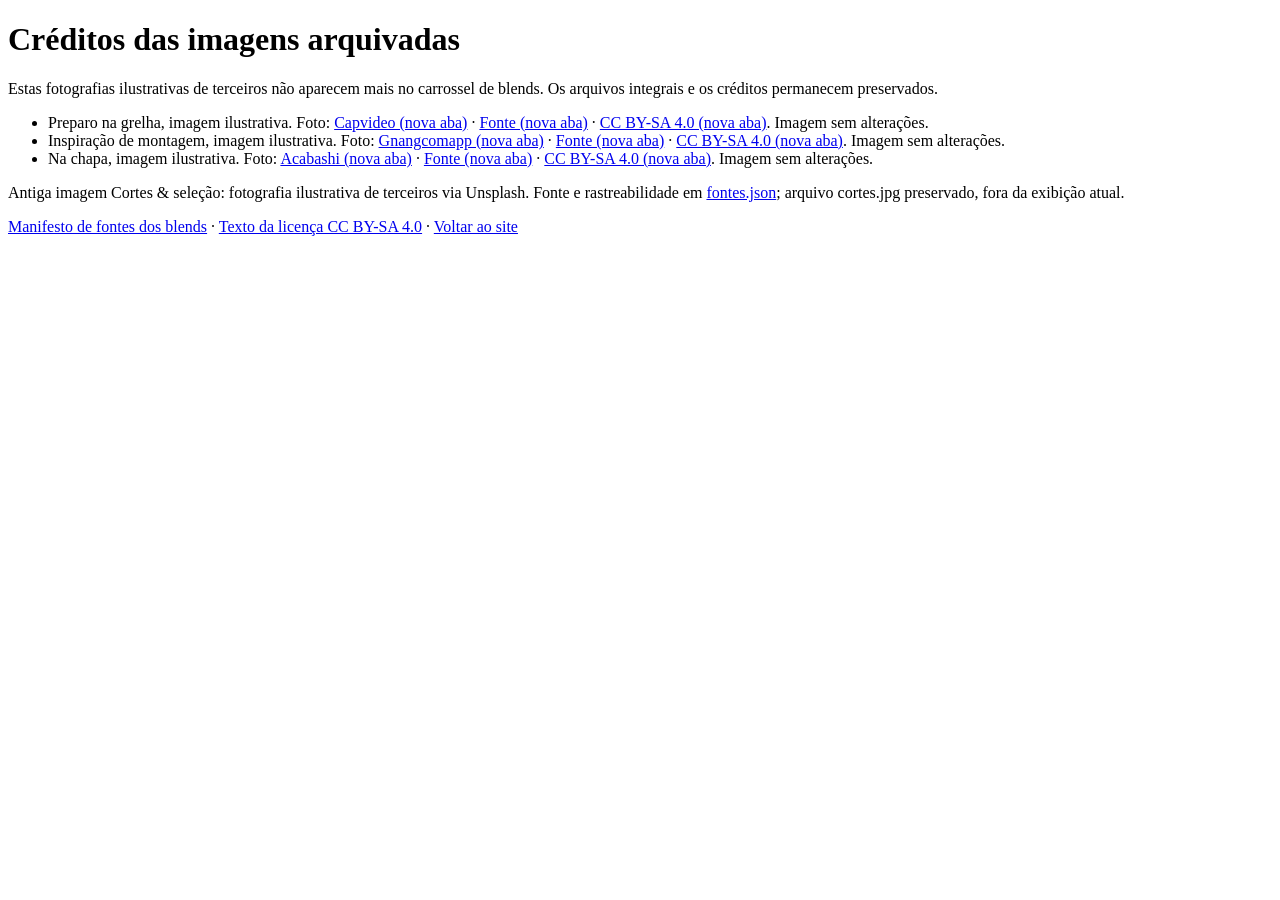
<file: src/assets/blends/creditos-arquivados.html>
<!doctype html>
<html lang="pt-BR"><meta charset="utf-8"><meta name="viewport" content="width=device-width, initial-scale=1"><title>Créditos das imagens arquivadas</title><body><main><h1>Créditos das imagens arquivadas</h1><p>Estas fotografias ilustrativas de terceiros não aparecem mais no carrossel de blends. Os arquivos integrais e os créditos permanecem preservados.</p><ul><li>Preparo na grelha, imagem ilustrativa. <span class="blend-credit">Foto: <a href="https://commons.wikimedia.org/wiki/User:Capvideo" target="_blank" rel="noopener noreferrer">Capvideo (nova aba)</a> · <a href="https://commons.wikimedia.org/wiki/File:Hamburgers_grilling_outdoors_over_propane.jpg" target="_blank" rel="noopener noreferrer">Fonte (nova aba)</a> · <a href="https://creativecommons.org/licenses/by-sa/4.0/" target="_blank" rel="noopener noreferrer">CC BY-SA 4.0 (nova aba)</a>. Imagem sem alterações.</span></li><li>Inspiração de montagem, imagem ilustrativa. <span class="blend-credit">Foto: <a href="https://commons.wikimedia.org/wiki/User:Gnangcomapp" target="_blank" rel="noopener noreferrer">Gnangcomapp (nova aba)</a> · <a href="https://commons.wikimedia.org/wiki/File:Hamburger_gn14.jpg" target="_blank" rel="noopener noreferrer">Fonte (nova aba)</a> · <a href="https://creativecommons.org/licenses/by-sa/4.0/" target="_blank" rel="noopener noreferrer">CC BY-SA 4.0 (nova aba)</a>. Imagem sem alterações.</span></li><li>Na chapa, imagem ilustrativa. <span class="blend-credit">Foto: <a href="https://commons.wikimedia.org/wiki/User:Acabashi" target="_blank" rel="noopener noreferrer">Acabashi (nova aba)</a> · <a href="https://commons.wikimedia.org/wiki/File:Griddled_hamburger_Copped_Hall_house_and_gardens_open_day_event,_Essex,_England.jpg" target="_blank" rel="noopener noreferrer">Fonte (nova aba)</a> · <a href="https://creativecommons.org/licenses/by-sa/4.0" target="_blank" rel="noopener noreferrer">CC BY-SA 4.0 (nova aba)</a>. Imagem sem alterações.</span></li></ul><p>Antiga imagem Cortes &amp; seleção: fotografia ilustrativa de terceiros via Unsplash. Fonte e rastreabilidade em <a href="../fontes.json">fontes.json</a>; arquivo cortes.jpg preservado, fora da exibição atual.</p><p><a href="fontes.json">Manifesto de fontes dos blends</a> · <a href="cc-by-sa-4.0-legalcode.txt">Texto da licença CC BY-SA 4.0</a> · <a href="../../index.html#negocios">Voltar ao site</a></p></main></body></html>
</file>
<file: src/assets/carrossel.css>
/* Progressive enhancement: photographs remain scrollable without JavaScript. */
.photo-carousel{margin-top:72px;padding-top:35px;border-top:1px solid var(--line);min-width:0}
.carousel-heading{display:flex;align-items:end;justify-content:space-between;gap:24px;margin-bottom:24px}
.carousel-heading h3{font-size:clamp(32px,4vw,48px);margin:12px 0 16px}
.carousel-help,.carousel-note{font-size:12px;color:var(--muted);max-width:65ch}
.carousel-controls{display:flex;gap:12px;flex-shrink:0}
.carousel-controls[hidden]{display:none}
.carousel-arrow{width:48px;height:48px;border:1px solid var(--gold);background:transparent;color:var(--cream);font-size:25px;cursor:pointer}
.carousel-arrow:hover:not(:disabled){background:var(--cream);color:var(--coal)}
.carousel-arrow:disabled{opacity:.4;cursor:default}
.carousel-track{display:flex;gap:24px;overflow-x:auto;scroll-snap-type:x mandatory;scroll-padding-left:6px;scroll-behavior:smooth;overscroll-behavior-x:contain;padding:8px 6px 20px;scrollbar-color:var(--gold) var(--coal-soft)}
.gallery .carousel-track .carousel-slide{flex:0 0 62%;min-width:0;margin:0;scroll-snap-align:start;scroll-snap-stop:normal}
.gallery .carousel-slide img{width:100%;height:auto;object-fit:contain;background:var(--coal-soft)}
.gallery .carousel-slide figcaption{font-size:20px}
.carousel-status{font-size:12px;color:var(--gold);margin-top:16px;min-height:1.7em}
.carousel-status[hidden]{display:none}
.carousel-note{margin-top:12px}
@media(max-width:760px){.photo-carousel{margin-top:45px;padding-top:28px}.carousel-heading{align-items:start;flex-direction:column;gap:18px}.gallery .carousel-track .carousel-slide{flex-basis:90%}.carousel-track{gap:18px}.carousel-heading h3{font-size:36px}}
@media(prefers-reduced-motion:reduce){.carousel-track{scroll-behavior:auto}}
</file>
<file: src/assets/midia.css>
.social-icon{display:inline-block!important;width:18px!important;height:18px!important;min-width:18px;object-fit:contain!important;vertical-align:middle;margin-right:7px;filter:none!important}.social-source{display:flex;align-items:center;padding-top:12px;font:12px/1.5 var(--sans);color:var(--gold)}.contact-social a{display:inline-flex;align-items:center}.owner-video,.delivery{padding:80px 0;border-top:1px solid var(--line)}.delivery{background:var(--coal-soft)}.media-layout{display:grid;grid-template-columns:1fr 1fr;gap:8%;align-items:center}.media-layout h2{font-size:clamp(38px,4.5vw,64px);margin:20px 0 25px}.media-layout p{color:var(--muted);font-size:14px}.media-layout .eyebrow{color:var(--gold)}.media-layout video{display:block;max-width:100%;width:min(100%,360px);height:auto;max-height:75vh;object-fit:contain;justify-self:center;background:#000}.delivery img:not(.social-icon){width:100%;height:auto;object-fit:contain}.delivery figcaption,.media-layout .media-note{font-size:11px;color:var(--muted);margin-top:16px}.delivery .text-link{margin-top:20px}@media(max-width:760px){.owner-video,.delivery{padding:55px 0}.media-layout{grid-template-columns:1fr;gap:32px}.media-layout h2{font-size:40px}.media-layout video{max-height:70vh}}
</file>
<file: src/assets/blends.css>
/* Scoped business extension. Native scrolling remains usable without JavaScript. */
.business .blends-carousel,.business .blends-catalog{margin-top:52px;padding-top:32px;border-top:1px solid #b8ae9b;min-width:0}
.business .blends-options{display:grid;grid-template-columns:repeat(2,minmax(0,1fr));gap:16px}
.business .blend-photo{flex:0 0 100%;min-width:0;margin:0;scroll-snap-align:start;scroll-snap-stop:normal}
.business .blend-photo img{width:100%;height:auto;object-fit:contain}
.business .blend-photo figcaption{padding:16px 0;color:#5a5b51;font-size:14px}
.business .blend-credit{display:block;font-size:12px;line-height:1.7;margin-top:6px}
.business .blend-credit a{text-decoration:underline;text-underline-offset:3px;overflow-wrap:anywhere}
@media(max-width:760px){.business .blends-options{grid-template-columns:1fr}}
.business .carousel-heading h3{color:var(--wine)}
.business .carousel-help,.business .carousel-note{color:#5a5b51}
.business .carousel-arrow{color:var(--wine);border-color:var(--wine)}
.business .carousel-arrow:hover:not(:disabled){background:var(--wine);color:var(--cream)}
.business .carousel-status{color:var(--wine)}
.business .carousel-track{scrollbar-color:var(--wine) var(--paper)}
.business .blend-card{flex:0 0 100%;min-width:0;scroll-snap-align:start;scroll-snap-stop:normal;padding:32px;background:var(--cream);border:1px solid #b8ae9b}
.business .blend-number{font-size:12px;color:var(--wine);letter-spacing:.15em}
.business .blend-card h4{font:400 clamp(28px,4vw,40px)/1.2 var(--serif);letter-spacing:-.025em;margin:18px 0}
.business .blend-card p{font-size:15px;color:#5a5b51}
@media(max-width:760px){.business .blends-carousel{margin-top:36px}.business .blend-card{padding:24px}.business .carousel-heading h3{font-size:32px}}
@media(prefers-reduced-motion:reduce){.business .carousel-track{scroll-behavior:auto}}
</file>
<file: src/assets/responsavel.css>
/* Owner material: original aspect ratios, no filters/crops; scoped overrides only. */
.story .owner-family{margin:48px auto 0;max-width:620px}
.story .owner-family img,.selection .owner-selection img,.owner-grid img{width:100%;height:auto;object-fit:contain;filter:none}
.story .owner-family figcaption{font:italic 22px/1.5 var(--serif);color:var(--wine);padding-top:18px}
.selection .owner-selection{height:auto;min-width:0;background:transparent}
.selection .owner-selection figcaption{position:static;padding:18px 0 0;color:var(--muted);font-size:12px;letter-spacing:0}
.owner-grill{padding:0 0 90px}
.owner-grill .section-heading{border-top:1px solid var(--line);padding-top:60px}
.owner-grid{display:grid;grid-template-columns:repeat(3,minmax(0,1fr));gap:36px 28px;align-items:start}
.owner-grid figure{min-width:0}
.owner-grid figcaption{font:italic 21px/1.4 var(--serif);padding-top:16px;color:var(--cream)}
.owner-grill .media-note{margin-top:30px;color:var(--muted);font-size:12px;max-width:70ch}
.business .blends-video{display:grid;grid-template-columns:1fr 1fr;align-items:center;gap:40px;margin-top:52px;padding-top:32px;border-top:1px solid #b8ae9b;min-width:0}
.business .blends-video h3{font-size:clamp(30px,4vw,48px);color:var(--wine);margin:18px 0}
.business .blends-video p:not(.eyebrow){font-size:14px;color:#5a5b51}
.business .blends-video video{display:block;width:100%;height:auto;max-width:560px;object-fit:contain;background:var(--coal)}
.preview-note a{text-decoration:underline;text-underline-offset:3px}
@media(max-width:1050px){.owner-grid{grid-template-columns:repeat(2,minmax(0,1fr))}}
@media(max-width:760px){.owner-grid{grid-template-columns:1fr;gap:32px}.owner-grill{padding-bottom:65px}.owner-grill .section-heading{padding-top:40px}.story .owner-family{margin-top:32px}.business .blends-video{grid-template-columns:1fr;gap:28px;margin-top:36px}}
</file>
<file: src/assets/familia-rodape.css>
/* Family portrait only: original pixels/aspect ratio, fading into the real footer background. */
.footer .footer-family-layout{display:grid;grid-template-columns:minmax(0,1.1fr) minmax(0,.9fr);gap:clamp(28px,5vw,72px);align-items:start;margin-top:32px;padding-top:28px;border-top:1px solid var(--line);background:var(--coal)}
.footer-family-layout>.footer-hours{min-width:0;max-width:none;margin-top:0;padding-top:0;border-top:0}
.footer .owner-family{min-width:0;width:100%;max-width:28rem;justify-self:center;margin:0}
.footer .owner-family img{display:block;width:100%;height:auto;object-fit:contain;filter:none;
-webkit-mask-image:linear-gradient(to right,transparent,#000 4%,#000 96%,transparent),linear-gradient(to bottom,transparent,#000 4%,#000 96%,transparent);
mask-image:linear-gradient(to right,transparent,#000 4%,#000 96%,transparent),linear-gradient(to bottom,transparent,#000 4%,#000 96%,transparent);
-webkit-mask-composite:source-in;mask-composite:intersect;mask-repeat:no-repeat;-webkit-mask-repeat:no-repeat}
.footer .owner-family figcaption{font:italic 22px/1.5 var(--serif);color:var(--cream);padding-top:18px}
@media(max-width:760px){.footer .footer-family-layout{grid-template-columns:1fr;gap:32px}.footer .owner-family{max-width:28rem}}
</file>
<file: src/assets/fotos-integradas.css>
/* Photo-only edge integration. Alpha reveals each section's real background:
   coal: hero/selection/grill/gallery; paper: business; coal-soft: delivery.
   No overlay over links, captions, controls or video. No source image changes.
   Fallback without mask support is the complete, visible photograph. */
.hero .hero-visual{align-self:center;min-height:0;height:auto;background:transparent}
.hero .hero-visual>img{position:static;width:100%;height:auto;object-fit:contain;filter:none}
.hero .hero-visual:after{pointer-events:none;background:linear-gradient(0deg,rgba(25,27,23,.75),transparent 35%)}
.selection .owner-selection>img,
.owner-grill .owner-grid>figure>img,
.gallery .gallery-grid>figure>a>img:not(.social-icon),
.gallery .carousel-slide>img,
.business .blend-photo>img,
.delivery .media-layout>figure>img{
 background:transparent;
 /* Only the outer 2% softens: central 96% of each axis remains opaque. */
 --photo-edge:2%;--photo-inner:98%;
}
.hero .hero-visual>img{--photo-edge:4%;--photo-inner:96%}
/* Feature-gated for a visible fallback in engines without compositing support. */
@supports (mask-composite:intersect) or (-webkit-mask-composite:source-in){
 .hero .hero-visual>img,
 .selection .owner-selection>img,
 .owner-grill .owner-grid>figure>img,
 .gallery .gallery-grid>figure>a>img:not(.social-icon),
 .gallery .carousel-slide>img,
 .business .blend-photo>img,
 .delivery .media-layout>figure>img{
  -webkit-mask-image:linear-gradient(to right,transparent,#000 var(--photo-edge),#000 var(--photo-inner),transparent),linear-gradient(to bottom,transparent,#000 var(--photo-edge),#000 var(--photo-inner),transparent);
  -webkit-mask-size:100% 100%;-webkit-mask-repeat:no-repeat;
  -webkit-mask-composite:source-in;
  mask-image:linear-gradient(to right,transparent,#000 var(--photo-edge),#000 var(--photo-inner),transparent),linear-gradient(to bottom,transparent,#000 var(--photo-edge),#000 var(--photo-inner),transparent);
  mask-size:100% 100%;mask-repeat:no-repeat;mask-composite:intersect;
 }
}
</file>
